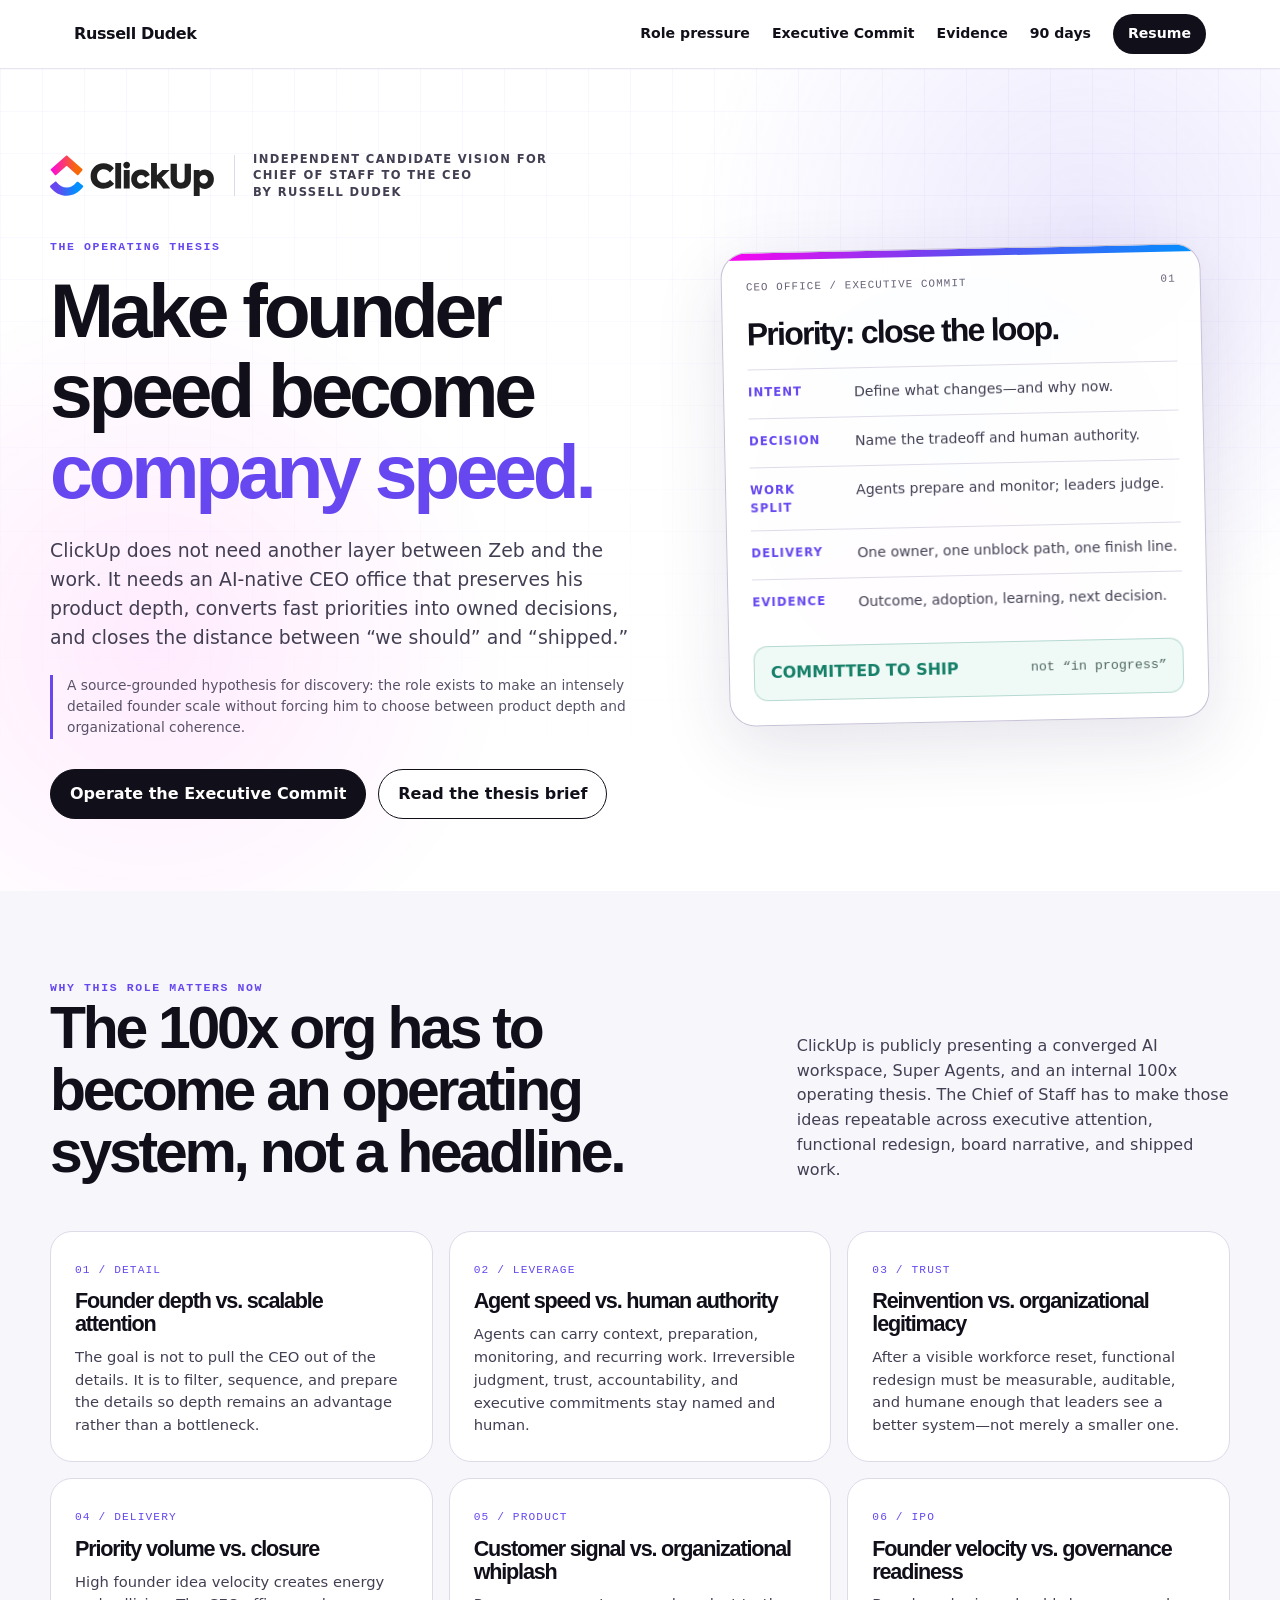
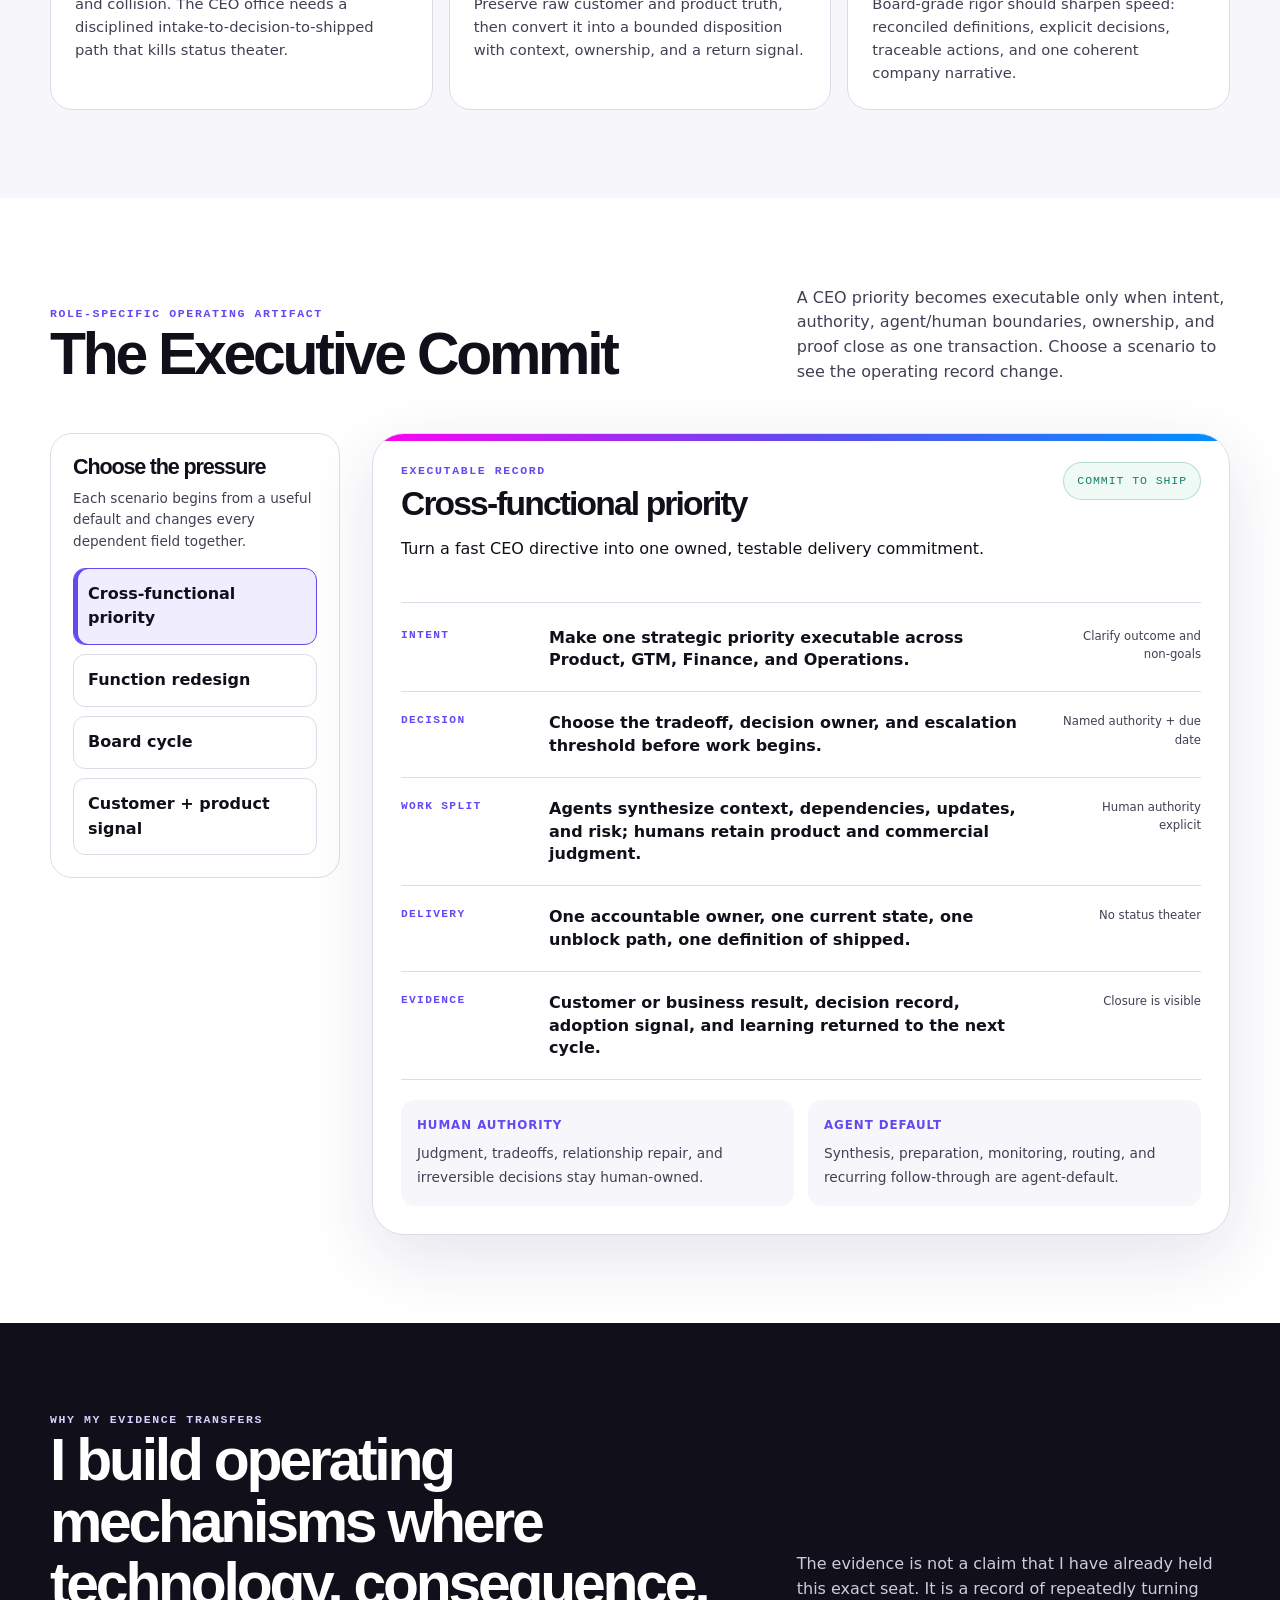
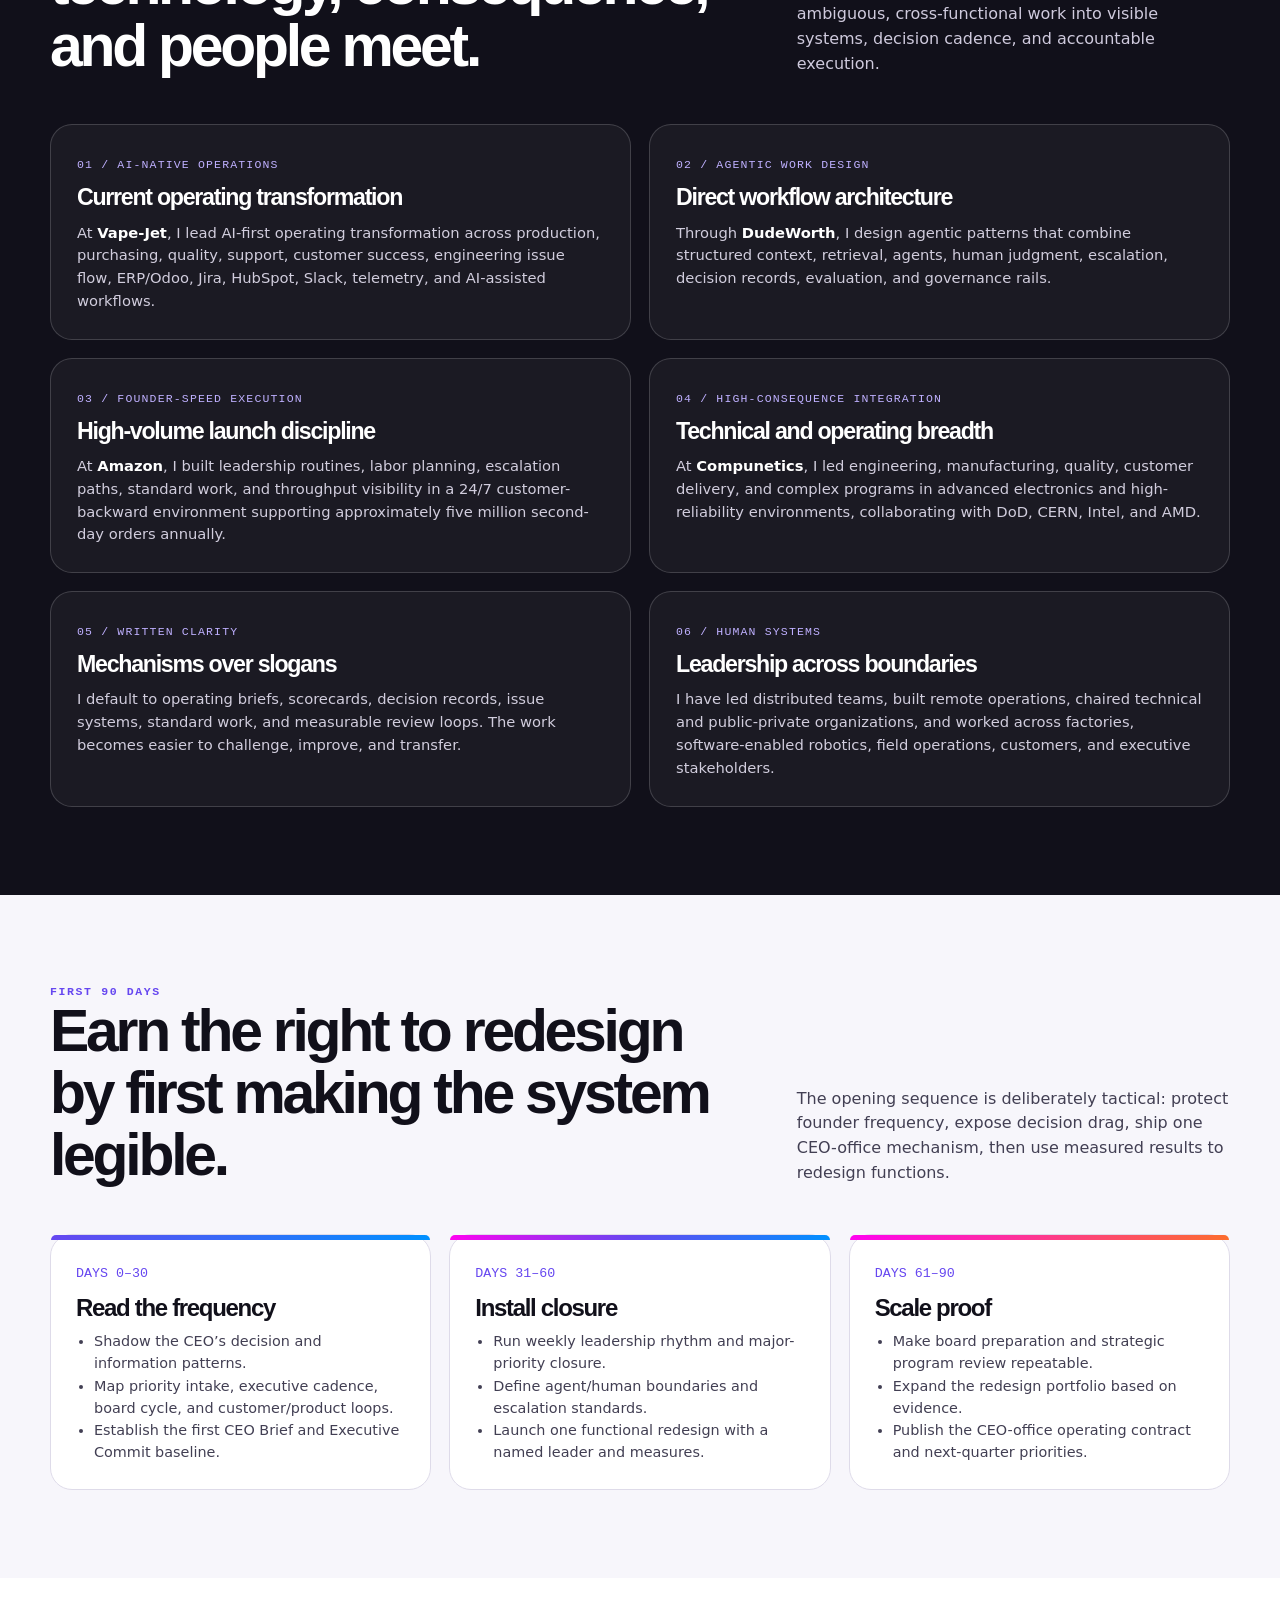
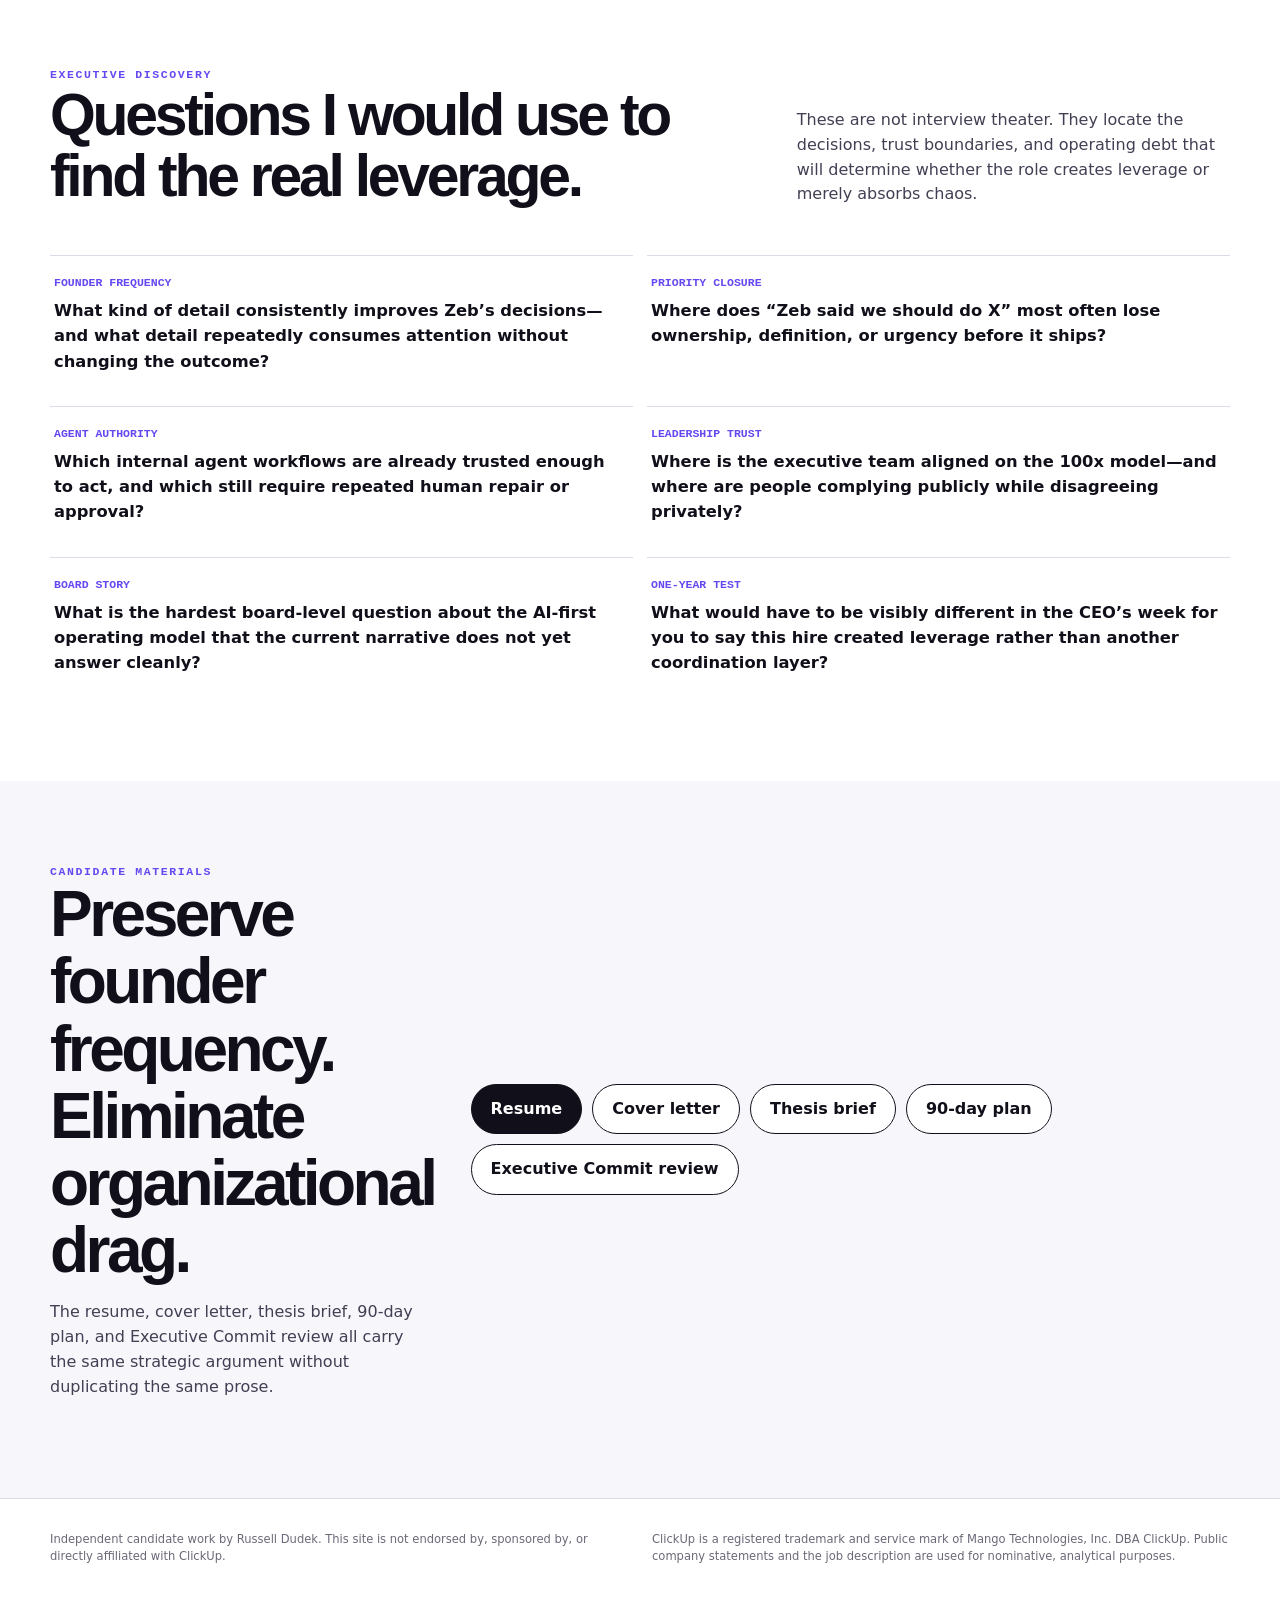
<file: index.html>
<!doctype html>
<html lang="en"><head><meta charset="utf-8"><meta name="viewport" content="width=device-width,initial-scale=1"><title>Russell Dudek | ClickUp Chief of Staff Candidate Vision</title><meta name="description" content="Independent candidate vision for the Chief of Staff to the CEO role at ClickUp."><link rel="stylesheet" href="styles.css"></head>
<body><a class="skip-link" href="#main">Skip to content</a>
<nav class="site-nav"><div class="nav-inner"><div class="candidate-id">Russell Dudek</div><div class="nav-links"><a href="#pressure">Role pressure</a><a href="#commit-lab">Executive Commit</a><a href="#evidence">Evidence</a><a href="#plan">90 days</a><a class="nav-cta" href="resume.html">Resume</a></div></div></nav>
<main id="main">
<section class="hero"><div class="hero-grid"><div>
<div class="company-lockup"><div class="company-logo-wrap"><img class="company-logo" src="assets/brand/clickup-logo.svg" alt="ClickUp" decoding="async"></div><div class="lockup-copy">Independent candidate vision for<br><strong>Chief of Staff to the CEO</strong><br>by Russell Dudek</div></div>
<div class="eyebrow">The operating thesis</div><h1>Make founder speed become <em>company speed.</em></h1>
<p class="lead">ClickUp does not need another layer between Zeb and the work. It needs an AI-native CEO office that preserves his product depth, converts fast priorities into owned decisions, and closes the distance between “we should” and “shipped.”</p>
<p class="hero-note">A source-grounded hypothesis for discovery: the role exists to make an intensely detailed founder scale without forcing him to choose between product depth and organizational coherence.</p>
<div class="hero-actions"><a class="button primary" href="#commit-lab">Operate the Executive Commit</a><a class="button secondary" href="interview-brief.html">Read the thesis brief</a></div></div>
<div class="commit-stage" aria-label="Animated Executive Commit assembly"><div class="commit-sheet"><div class="commit-kicker"><span>CEO OFFICE / EXECUTIVE COMMIT</span><span>01</span></div><h2 class="commit-title">Priority: close the loop.</h2>
<div class="clause" style="--delay:.12s"><b>Intent</b><span>Define what changes—and why now.</span></div><div class="clause" style="--delay:.26s"><b>Decision</b><span>Name the tradeoff and human authority.</span></div><div class="clause" style="--delay:.40s"><b>Work split</b><span>Agents prepare and monitor; leaders judge.</span></div><div class="clause" style="--delay:.54s"><b>Delivery</b><span>One owner, one unblock path, one finish line.</span></div><div class="clause" style="--delay:.68s"><b>Evidence</b><span>Outcome, adoption, learning, next decision.</span></div><div class="commit-seal"><strong>COMMITTED TO SHIP</strong><small>not “in progress”</small></div></div></div>
</div></section>

<section class="section alt" id="pressure"><div class="section-inner"><div class="section-head"><div><div class="eyebrow">Why this role matters now</div><h2>The 100x org has to become an operating system, not a headline.</h2></div><p>ClickUp is publicly presenting a converged AI workspace, Super Agents, and an internal 100x operating thesis. The Chief of Staff has to make those ideas repeatable across executive attention, functional redesign, board narrative, and shipped work.</p></div>
<div class="pressure-grid"><article class="pressure"><span>01 / DETAIL</span><h3>Founder depth vs. scalable attention</h3><p>The goal is not to pull the CEO out of the details. It is to filter, sequence, and prepare the details so depth remains an advantage rather than a bottleneck.</p></article><article class="pressure"><span>02 / LEVERAGE</span><h3>Agent speed vs. human authority</h3><p>Agents can carry context, preparation, monitoring, and recurring work. Irreversible judgment, trust, accountability, and executive commitments stay named and human.</p></article><article class="pressure"><span>03 / TRUST</span><h3>Reinvention vs. organizational legitimacy</h3><p>After a visible workforce reset, functional redesign must be measurable, auditable, and humane enough that leaders see a better system—not merely a smaller one.</p></article><article class="pressure"><span>04 / DELIVERY</span><h3>Priority volume vs. closure</h3><p>High founder idea velocity creates energy and collision. The CEO office needs a disciplined intake-to-decision-to-shipped path that kills status theater.</p></article><article class="pressure"><span>05 / PRODUCT</span><h3>Customer signal vs. organizational whiplash</h3><p>Preserve raw customer and product truth, then convert it into a bounded disposition with context, ownership, and a return signal.</p></article><article class="pressure"><span>06 / IPO</span><h3>Founder velocity vs. governance readiness</h3><p>Board-grade rigor should sharpen speed: reconciled definitions, explicit decisions, traceable actions, and one coherent company narrative.</p></article></div></div></section>

<section class="section" id="commit-lab"><div class="section-inner"><div class="section-head"><div><div class="eyebrow">Role-specific operating artifact</div><h2>The Executive Commit</h2></div><p>A CEO priority becomes executable only when intent, authority, agent/human boundaries, ownership, and proof close as one transaction. Choose a scenario to see the operating record change.</p></div>
<div class="commit-lab"><aside class="scenario-panel"><h3>Choose the pressure</h3><p>Each scenario begins from a useful default and changes every dependent field together.</p><div class="scenario-buttons"><button class="scenario-button" data-scenario="priority" aria-pressed="true">Cross-functional priority</button><button class="scenario-button" data-scenario="redesign" aria-pressed="false">Function redesign</button><button class="scenario-button" data-scenario="board" aria-pressed="false">Board cycle</button><button class="scenario-button" data-scenario="customer" aria-pressed="false">Customer + product signal</button></div><p id="scenario-live" class="sr-only" aria-live="polite"></p></aside>
<div class="commit-workbench"><div class="workbench-top"><div><div class="eyebrow">Executable record</div><h3 id="scenario-title">Cross-functional priority</h3><p id="scenario-subtitle">Turn a fast CEO directive into one owned, testable delivery commitment.</p></div><div class="verdict" id="scenario-verdict">COMMIT TO SHIP</div></div>
<div class="commit-rows"><div class="commit-row"><div class="row-label">Intent</div><div class="row-value" data-value="intent"></div><div class="row-proof" data-proof="intent"></div></div><div class="commit-row"><div class="row-label">Decision</div><div class="row-value" data-value="decision"></div><div class="row-proof" data-proof="decision"></div></div><div class="commit-row"><div class="row-label">Work split</div><div class="row-value" data-value="split"></div><div class="row-proof" data-proof="split"></div></div><div class="commit-row"><div class="row-label">Delivery</div><div class="row-value" data-value="delivery"></div><div class="row-proof" data-proof="delivery"></div></div><div class="commit-row"><div class="row-label">Evidence</div><div class="row-value" data-value="evidence"></div><div class="row-proof" data-proof="evidence"></div></div></div>
<div class="workbench-note"><div class="mini-panel"><b>Human authority</b><span id="human-note"></span></div><div class="mini-panel"><b>Agent default</b><span id="agent-note"></span></div></div></div></div></div></section>

<section class="section dark" id="evidence"><div class="section-inner"><div class="section-head"><div><div class="eyebrow">Why my evidence transfers</div><h2>I build operating mechanisms where technology, consequence, and people meet.</h2></div><p>The evidence is not a claim that I have already held this exact seat. It is a record of repeatedly turning ambiguous, cross-functional work into visible systems, decision cadence, and accountable execution.</p></div>
<div class="evidence-grid"><article class="evidence-item"><span class="number">01 / AI-NATIVE OPERATIONS</span><h3>Current operating transformation</h3><p>At <strong>Vape-Jet</strong>, I lead AI-first operating transformation across production, purchasing, quality, support, customer success, engineering issue flow, ERP/Odoo, Jira, HubSpot, Slack, telemetry, and AI-assisted workflows.</p></article><article class="evidence-item"><span class="number">02 / AGENTIC WORK DESIGN</span><h3>Direct workflow architecture</h3><p>Through <strong>DudeWorth</strong>, I design agentic patterns that combine structured context, retrieval, agents, human judgment, escalation, decision records, evaluation, and governance rails.</p></article><article class="evidence-item"><span class="number">03 / FOUNDER-SPEED EXECUTION</span><h3>High-volume launch discipline</h3><p>At <strong>Amazon</strong>, I built leadership routines, labor planning, escalation paths, standard work, and throughput visibility in a 24/7 customer-backward environment supporting approximately five million second-day orders annually.</p></article><article class="evidence-item"><span class="number">04 / HIGH-CONSEQUENCE INTEGRATION</span><h3>Technical and operating breadth</h3><p>At <strong>Compunetics</strong>, I led engineering, manufacturing, quality, customer delivery, and complex programs in advanced electronics and high-reliability environments, collaborating with DoD, CERN, Intel, and AMD.</p></article><article class="evidence-item"><span class="number">05 / WRITTEN CLARITY</span><h3>Mechanisms over slogans</h3><p>I default to operating briefs, scorecards, decision records, issue systems, standard work, and measurable review loops. The work becomes easier to challenge, improve, and transfer.</p></article><article class="evidence-item"><span class="number">06 / HUMAN SYSTEMS</span><h3>Leadership across boundaries</h3><p>I have led distributed teams, built remote operations, chaired technical and public-private organizations, and worked across factories, software-enabled robotics, field operations, customers, and executive stakeholders.</p></article></div></div></section>

<section class="section alt" id="plan"><div class="section-inner"><div class="section-head"><div><div class="eyebrow">First 90 days</div><h2>Earn the right to redesign by first making the system legible.</h2></div><p>The opening sequence is deliberately tactical: protect founder frequency, expose decision drag, ship one CEO-office mechanism, then use measured results to redesign functions.</p></div><div class="plan-strip"><article class="phase"><small>DAYS 0–30</small><h3>Read the frequency</h3><ul><li>Shadow the CEO’s decision and information patterns.</li><li>Map priority intake, executive cadence, board cycle, and customer/product loops.</li><li>Establish the first CEO Brief and Executive Commit baseline.</li></ul></article><article class="phase"><small>DAYS 31–60</small><h3>Install closure</h3><ul><li>Run weekly leadership rhythm and major-priority closure.</li><li>Define agent/human boundaries and escalation standards.</li><li>Launch one functional redesign with a named leader and measures.</li></ul></article><article class="phase"><small>DAYS 61–90</small><h3>Scale proof</h3><ul><li>Make board preparation and strategic program review repeatable.</li><li>Expand the redesign portfolio based on evidence.</li><li>Publish the CEO-office operating contract and next-quarter priorities.</li></ul></article></div></div></section>

<section class="section" id="questions"><div class="section-inner"><div class="section-head"><div><div class="eyebrow">Executive discovery</div><h2>Questions I would use to find the real leverage.</h2></div><p>These are not interview theater. They locate the decisions, trust boundaries, and operating debt that will determine whether the role creates leverage or merely absorbs chaos.</p></div><div class="question-grid"><article class="question"><b>FOUNDER FREQUENCY</b><p>What kind of detail consistently improves Zeb’s decisions—and what detail repeatedly consumes attention without changing the outcome?</p></article><article class="question"><b>PRIORITY CLOSURE</b><p>Where does “Zeb said we should do X” most often lose ownership, definition, or urgency before it ships?</p></article><article class="question"><b>AGENT AUTHORITY</b><p>Which internal agent workflows are already trusted enough to act, and which still require repeated human repair or approval?</p></article><article class="question"><b>LEADERSHIP TRUST</b><p>Where is the executive team aligned on the 100x model—and where are people complying publicly while disagreeing privately?</p></article><article class="question"><b>BOARD STORY</b><p>What is the hardest board-level question about the AI-first operating model that the current narrative does not yet answer cleanly?</p></article><article class="question"><b>ONE-YEAR TEST</b><p>What would have to be visibly different in the CEO’s week for you to say this hire created leverage rather than another coordination layer?</p></article></div></div></section>

<section class="closing"><div class="closing-inner"><div><div class="eyebrow">Candidate materials</div><h2>Preserve founder frequency. Eliminate organizational drag.</h2><p>The resume, cover letter, thesis brief, 90-day plan, and Executive Commit review all carry the same strategic argument without duplicating the same prose.</p></div><div class="doc-actions"><a class="button primary" href="resume.html">Resume</a><a class="button secondary" href="cover-letter.html">Cover letter</a><a class="button secondary" href="interview-brief.html">Thesis brief</a><a class="button secondary" href="90-day-plan.html">90-day plan</a><a class="button secondary" href="executive-commit.html">Executive Commit review</a></div></div></section>
</main>
<footer class="site-footer"><div class="footer-inner"><p>Independent candidate work by Russell Dudek. This site is not endorsed by, sponsored by, or directly affiliated with ClickUp.</p><p>ClickUp is a registered trademark and service mark of Mango Technologies, Inc. DBA ClickUp. Public company statements and the job description are used for nominative, analytical purposes.</p></div></footer><script src="app.js"></script></body></html>
</file>
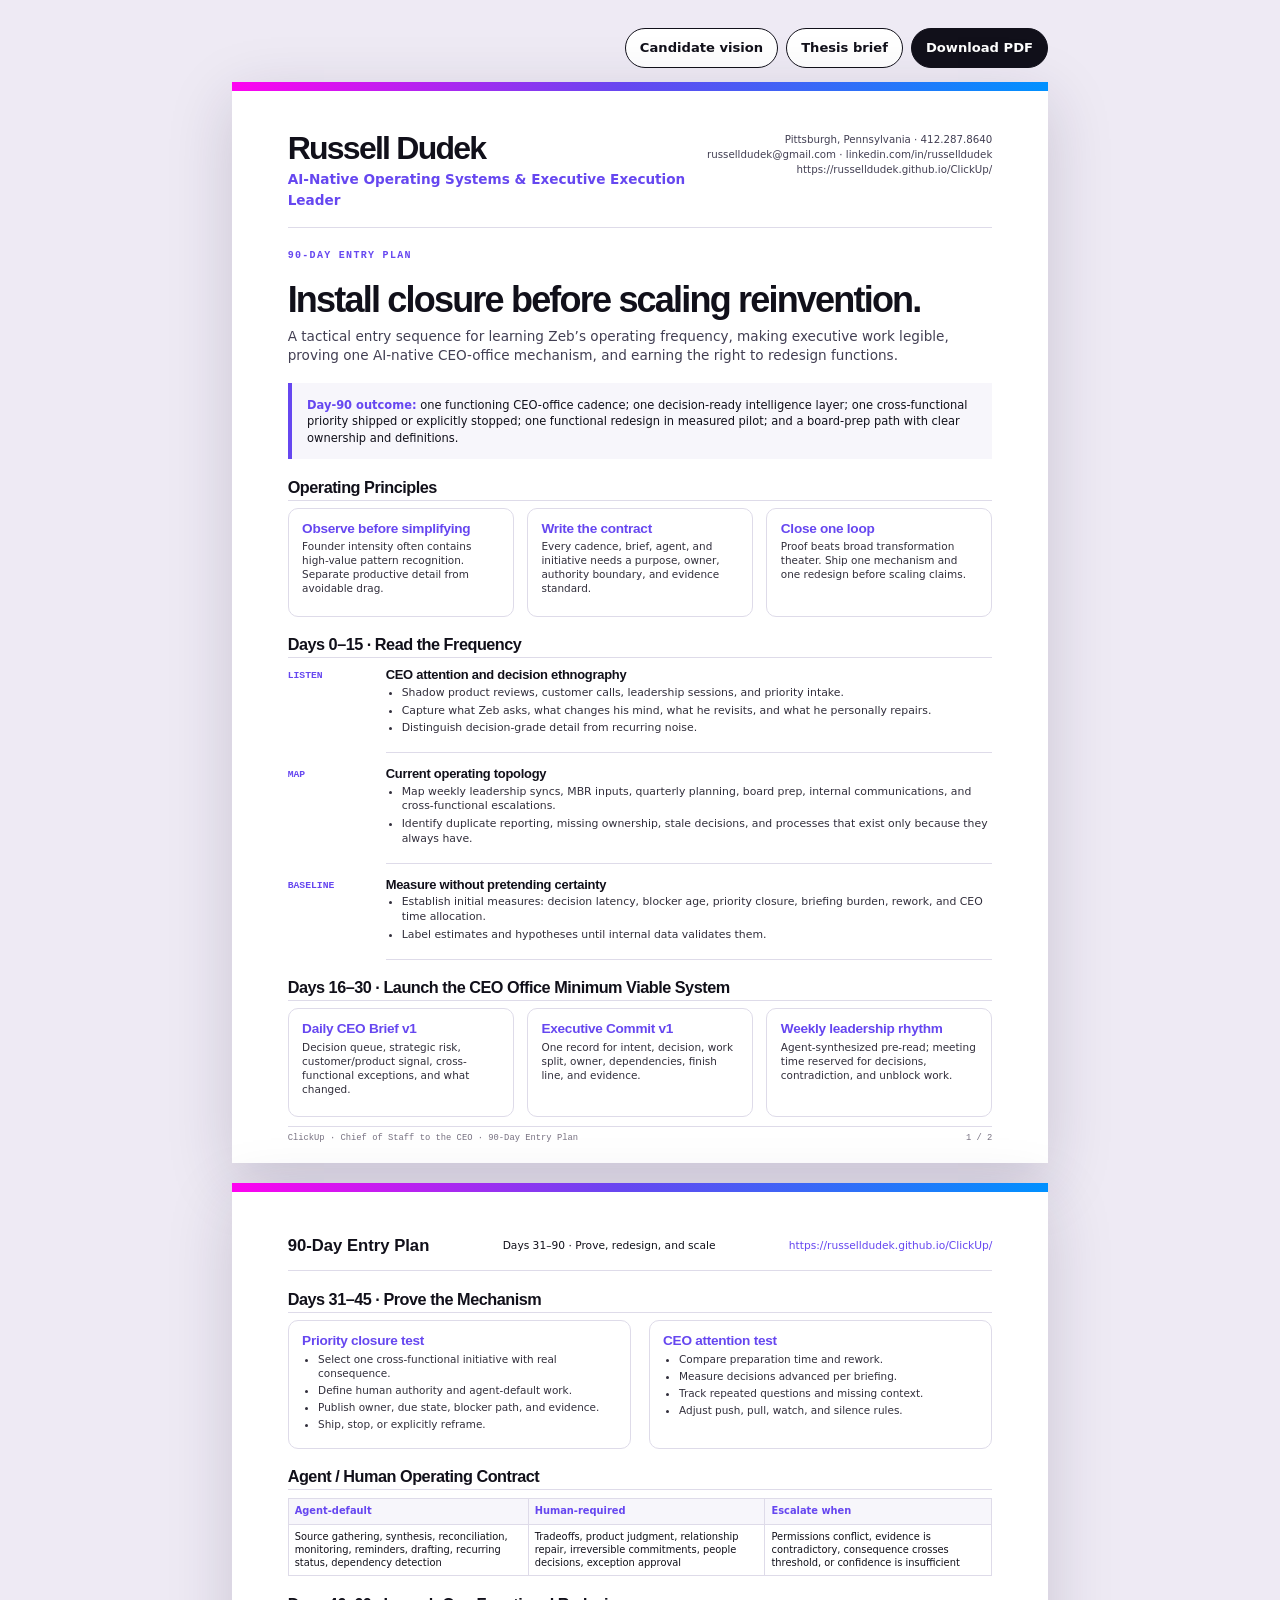
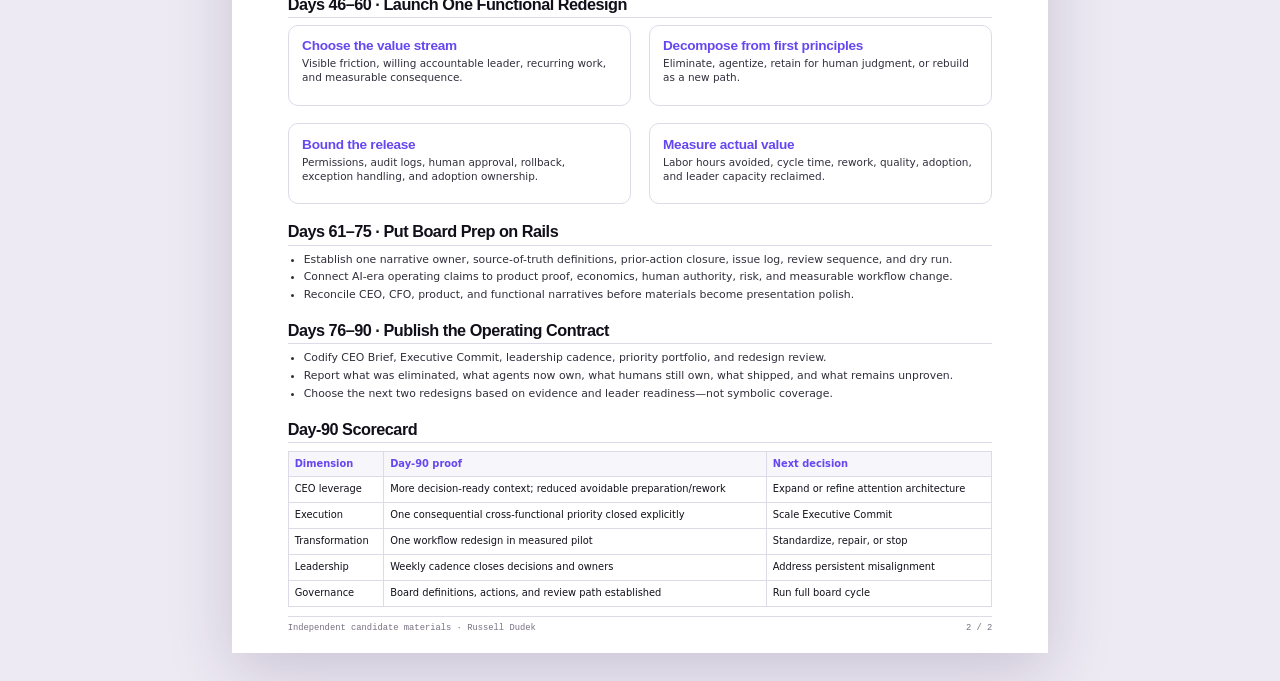
<file: 90-day-plan.html>
<!doctype html><html lang="en"><head><meta charset="utf-8"><meta name="viewport" content="width=device-width,initial-scale=1"><title>Russell Dudek | ClickUp 90-Day Entry Plan</title><link rel="stylesheet" href="styles.css"></head><body class="document-body plan-doc"><div class="document-actions"><a href="index.html">Candidate vision</a><a href="interview-brief.html">Thesis brief</a><a class="download" href="docs/Russell-Dudek-ClickUp-90-Day-Entry-Plan.pdf" download>Download PDF</a></div>
<section class="sheet"><header class="doc-header"><div><div class="doc-name">Russell Dudek</div><div class="doc-role">AI-Native Operating Systems &amp; Executive Execution Leader</div></div><div class="doc-contact">Pittsburgh, Pennsylvania · 412.287.8640<br><a href="mailto:russelldudek@gmail.com">russelldudek@gmail.com</a> · <a href="https://www.linkedin.com/in/russelldudek">linkedin.com/in/russelldudek</a><br><a class="vision-url" href="https://russelldudek.github.io/ClickUp/">https://russelldudek.github.io/ClickUp/</a></div></header><div class="doc-eyebrow" style="margin-top:.21in">90-day entry plan</div><h1 class="doc-title">Install closure before scaling reinvention.</h1><p class="doc-deck">A tactical entry sequence for learning Zeb’s operating frequency, making executive work legible, proving one AI-native CEO-office mechanism, and earning the right to redesign functions.</p>
<div class="doc-callout"><strong>Day-90 outcome:</strong> one functioning CEO-office cadence; one decision-ready intelligence layer; one cross-functional priority shipped or explicitly stopped; one functional redesign in measured pilot; and a board-prep path with clear ownership and definitions.</div>
<div class="doc-section"><h2>Operating Principles</h2><div class="doc-grid-3"><div class="doc-card"><h3>Observe before simplifying</h3><p>Founder intensity often contains high-value pattern recognition. Separate productive detail from avoidable drag.</p></div><div class="doc-card"><h3>Write the contract</h3><p>Every cadence, brief, agent, and initiative needs a purpose, owner, authority boundary, and evidence standard.</p></div><div class="doc-card"><h3>Close one loop</h3><p>Proof beats broad transformation theater. Ship one mechanism and one redesign before scaling claims.</p></div></div></div>
<div class="doc-section"><h2>Days 0–15 · Read the Frequency</h2><div class="timeline"><div class="timeline-day">LISTEN</div><div class="timeline-body"><h3>CEO attention and decision ethnography</h3><ul><li>Shadow product reviews, customer calls, leadership sessions, and priority intake.</li><li>Capture what Zeb asks, what changes his mind, what he revisits, and what he personally repairs.</li><li>Distinguish decision-grade detail from recurring noise.</li></ul></div><div class="timeline-day">MAP</div><div class="timeline-body"><h3>Current operating topology</h3><ul><li>Map weekly leadership syncs, MBR inputs, quarterly planning, board prep, internal communications, and cross-functional escalations.</li><li>Identify duplicate reporting, missing ownership, stale decisions, and processes that exist only because they always have.</li></ul></div><div class="timeline-day">BASELINE</div><div class="timeline-body"><h3>Measure without pretending certainty</h3><ul><li>Establish initial measures: decision latency, blocker age, priority closure, briefing burden, rework, and CEO time allocation.</li><li>Label estimates and hypotheses until internal data validates them.</li></ul></div></div></div>
<div class="doc-section"><h2>Days 16–30 · Launch the CEO Office Minimum Viable System</h2><div class="doc-grid-3"><div class="doc-card"><h3>Daily CEO Brief v1</h3><p>Decision queue, strategic risk, customer/product signal, cross-functional exceptions, and what changed.</p></div><div class="doc-card"><h3>Executive Commit v1</h3><p>One record for intent, decision, work split, owner, dependencies, finish line, and evidence.</p></div><div class="doc-card"><h3>Weekly leadership rhythm</h3><p>Agent-synthesized pre-read; meeting time reserved for decisions, contradiction, and unblock work.</p></div></div></div>
<footer class="doc-footer"><span>ClickUp · Chief of Staff to the CEO · 90-Day Entry Plan</span><span>1 / 2</span></footer></section>
<section class="sheet"><div class="continued-header"><strong>90-Day Entry Plan</strong><span>Days 31–90 · Prove, redesign, and scale</span><a href="https://russelldudek.github.io/ClickUp/">https://russelldudek.github.io/ClickUp/</a></div>
<div class="doc-section"><h2>Days 31–45 · Prove the Mechanism</h2><div class="doc-grid-2"><div class="doc-card"><h3>Priority closure test</h3><ul><li>Select one cross-functional initiative with real consequence.</li><li>Define human authority and agent-default work.</li><li>Publish owner, due state, blocker path, and evidence.</li><li>Ship, stop, or explicitly reframe.</li></ul></div><div class="doc-card"><h3>CEO attention test</h3><ul><li>Compare preparation time and rework.</li><li>Measure decisions advanced per briefing.</li><li>Track repeated questions and missing context.</li><li>Adjust push, pull, watch, and silence rules.</li></ul></div></div></div>
<div class="doc-section"><h2>Agent / Human Operating Contract</h2><table class="metric-table"><tr><th>Agent-default</th><th>Human-required</th><th>Escalate when</th></tr><tr><td>Source gathering, synthesis, reconciliation, monitoring, reminders, drafting, recurring status, dependency detection</td><td>Tradeoffs, product judgment, relationship repair, irreversible commitments, people decisions, exception approval</td><td>Permissions conflict, evidence is contradictory, consequence crosses threshold, or confidence is insufficient</td></tr></table></div>
<div class="doc-section"><h2>Days 46–60 · Launch One Functional Redesign</h2><div class="doc-grid-2"><div class="doc-card"><h3>Choose the value stream</h3><p>Visible friction, willing accountable leader, recurring work, and measurable consequence.</p></div><div class="doc-card"><h3>Decompose from first principles</h3><p>Eliminate, agentize, retain for human judgment, or rebuild as a new path.</p></div><div class="doc-card"><h3>Bound the release</h3><p>Permissions, audit logs, human approval, rollback, exception handling, and adoption ownership.</p></div><div class="doc-card"><h3>Measure actual value</h3><p>Labor hours avoided, cycle time, rework, quality, adoption, and leader capacity reclaimed.</p></div></div></div>
<div class="doc-section"><h2>Days 61–75 · Put Board Prep on Rails</h2><ul><li>Establish one narrative owner, source-of-truth definitions, prior-action closure, issue log, review sequence, and dry run.</li><li>Connect AI-era operating claims to product proof, economics, human authority, risk, and measurable workflow change.</li><li>Reconcile CEO, CFO, product, and functional narratives before materials become presentation polish.</li></ul></div>
<div class="doc-section"><h2>Days 76–90 · Publish the Operating Contract</h2><ul><li>Codify CEO Brief, Executive Commit, leadership cadence, priority portfolio, and redesign review.</li><li>Report what was eliminated, what agents now own, what humans still own, what shipped, and what remains unproven.</li><li>Choose the next two redesigns based on evidence and leader readiness—not symbolic coverage.</li></ul></div>
<div class="doc-section"><h2>Day-90 Scorecard</h2><table class="metric-table"><tr><th>Dimension</th><th>Day-90 proof</th><th>Next decision</th></tr><tr><td>CEO leverage</td><td>More decision-ready context; reduced avoidable preparation/rework</td><td>Expand or refine attention architecture</td></tr><tr><td>Execution</td><td>One consequential cross-functional priority closed explicitly</td><td>Scale Executive Commit</td></tr><tr><td>Transformation</td><td>One workflow redesign in measured pilot</td><td>Standardize, repair, or stop</td></tr><tr><td>Leadership</td><td>Weekly cadence closes decisions and owners</td><td>Address persistent misalignment</td></tr><tr><td>Governance</td><td>Board definitions, actions, and review path established</td><td>Run full board cycle</td></tr></table></div>
<footer class="doc-footer"><span>Independent candidate materials · Russell Dudek</span><span>2 / 2</span></footer></section></body></html>
</file>
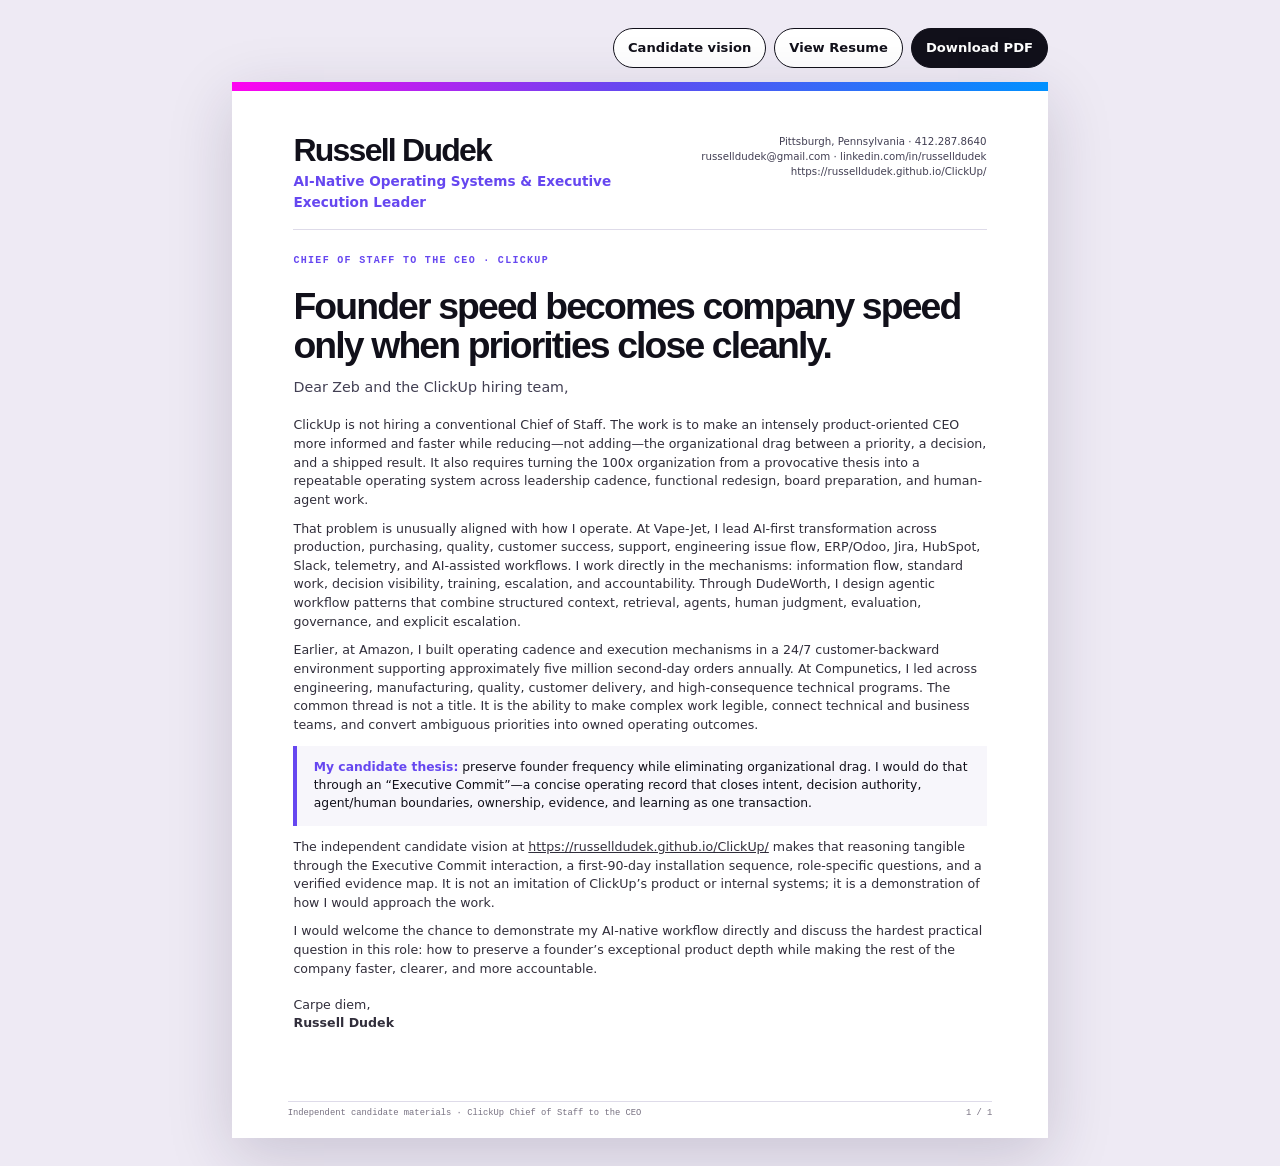
<file: cover-letter.html>
<!doctype html><html lang="en"><head><meta charset="utf-8"><meta name="viewport" content="width=device-width,initial-scale=1"><title>Russell Dudek | ClickUp Cover Letter</title><link rel="stylesheet" href="styles.css"></head><body class="document-body cover-doc"><div class="document-actions"><a href="index.html">Candidate vision</a><a href="resume.html">View Resume</a><a class="download" href="docs/Russell-Dudek-ClickUp-Chief-of-Staff-Cover-Letter.pdf" download>Download PDF</a></div><section class="sheet"><header class="doc-header"><div><div class="doc-name">Russell Dudek</div><div class="doc-role">AI-Native Operating Systems &amp; Executive Execution Leader</div></div><div class="doc-contact">Pittsburgh, Pennsylvania · 412.287.8640<br><a href="mailto:russelldudek@gmail.com">russelldudek@gmail.com</a> · <a href="https://www.linkedin.com/in/russelldudek">linkedin.com/in/russelldudek</a><br><a class="vision-url" href="https://russelldudek.github.io/ClickUp/">https://russelldudek.github.io/ClickUp/</a></div></header><div class="doc-eyebrow" style="margin-top:.24in">Chief of Staff to the CEO · ClickUp</div><h1 class="doc-title">Founder speed becomes company speed only when priorities close cleanly.</h1>
<p class="doc-deck">Dear Zeb and the ClickUp hiring team,</p>
<div class="doc-section"><p>ClickUp is not hiring a conventional Chief of Staff. The work is to make an intensely product-oriented CEO more informed and faster while reducing—not adding—the organizational drag between a priority, a decision, and a shipped result. It also requires turning the 100x organization from a provocative thesis into a repeatable operating system across leadership cadence, functional redesign, board preparation, and human-agent work.</p>
<p>That problem is unusually aligned with how I operate. At Vape-Jet, I lead AI-first transformation across production, purchasing, quality, customer success, support, engineering issue flow, ERP/Odoo, Jira, HubSpot, Slack, telemetry, and AI-assisted workflows. I work directly in the mechanisms: information flow, standard work, decision visibility, training, escalation, and accountability. Through DudeWorth, I design agentic workflow patterns that combine structured context, retrieval, agents, human judgment, evaluation, governance, and explicit escalation.</p>
<p>Earlier, at Amazon, I built operating cadence and execution mechanisms in a 24/7 customer-backward environment supporting approximately five million second-day orders annually. At Compunetics, I led across engineering, manufacturing, quality, customer delivery, and high-consequence technical programs. The common thread is not a title. It is the ability to make complex work legible, connect technical and business teams, and convert ambiguous priorities into owned operating outcomes.</p>
<div class="doc-callout"><strong>My candidate thesis:</strong> preserve founder frequency while eliminating organizational drag. I would do that through an “Executive Commit”—a concise operating record that closes intent, decision authority, agent/human boundaries, ownership, evidence, and learning as one transaction.</div>
<p>The independent candidate vision at <a class="vision-url" href="https://russelldudek.github.io/ClickUp/">https://russelldudek.github.io/ClickUp/</a> makes that reasoning tangible through the Executive Commit interaction, a first-90-day installation sequence, role-specific questions, and a verified evidence map. It is not an imitation of ClickUp’s product or internal systems; it is a demonstration of how I would approach the work.</p>
<p>I would welcome the chance to demonstrate my AI-native workflow directly and discuss the hardest practical question in this role: how to preserve a founder’s exceptional product depth while making the rest of the company faster, clearer, and more accountable.</p>
<p style="margin-top:.18in">Carpe diem,<br><strong>Russell Dudek</strong></p></div>
<footer class="doc-footer"><span>Independent candidate materials · ClickUp Chief of Staff to the CEO</span><span>1 / 1</span></footer></section></body></html>
</file>
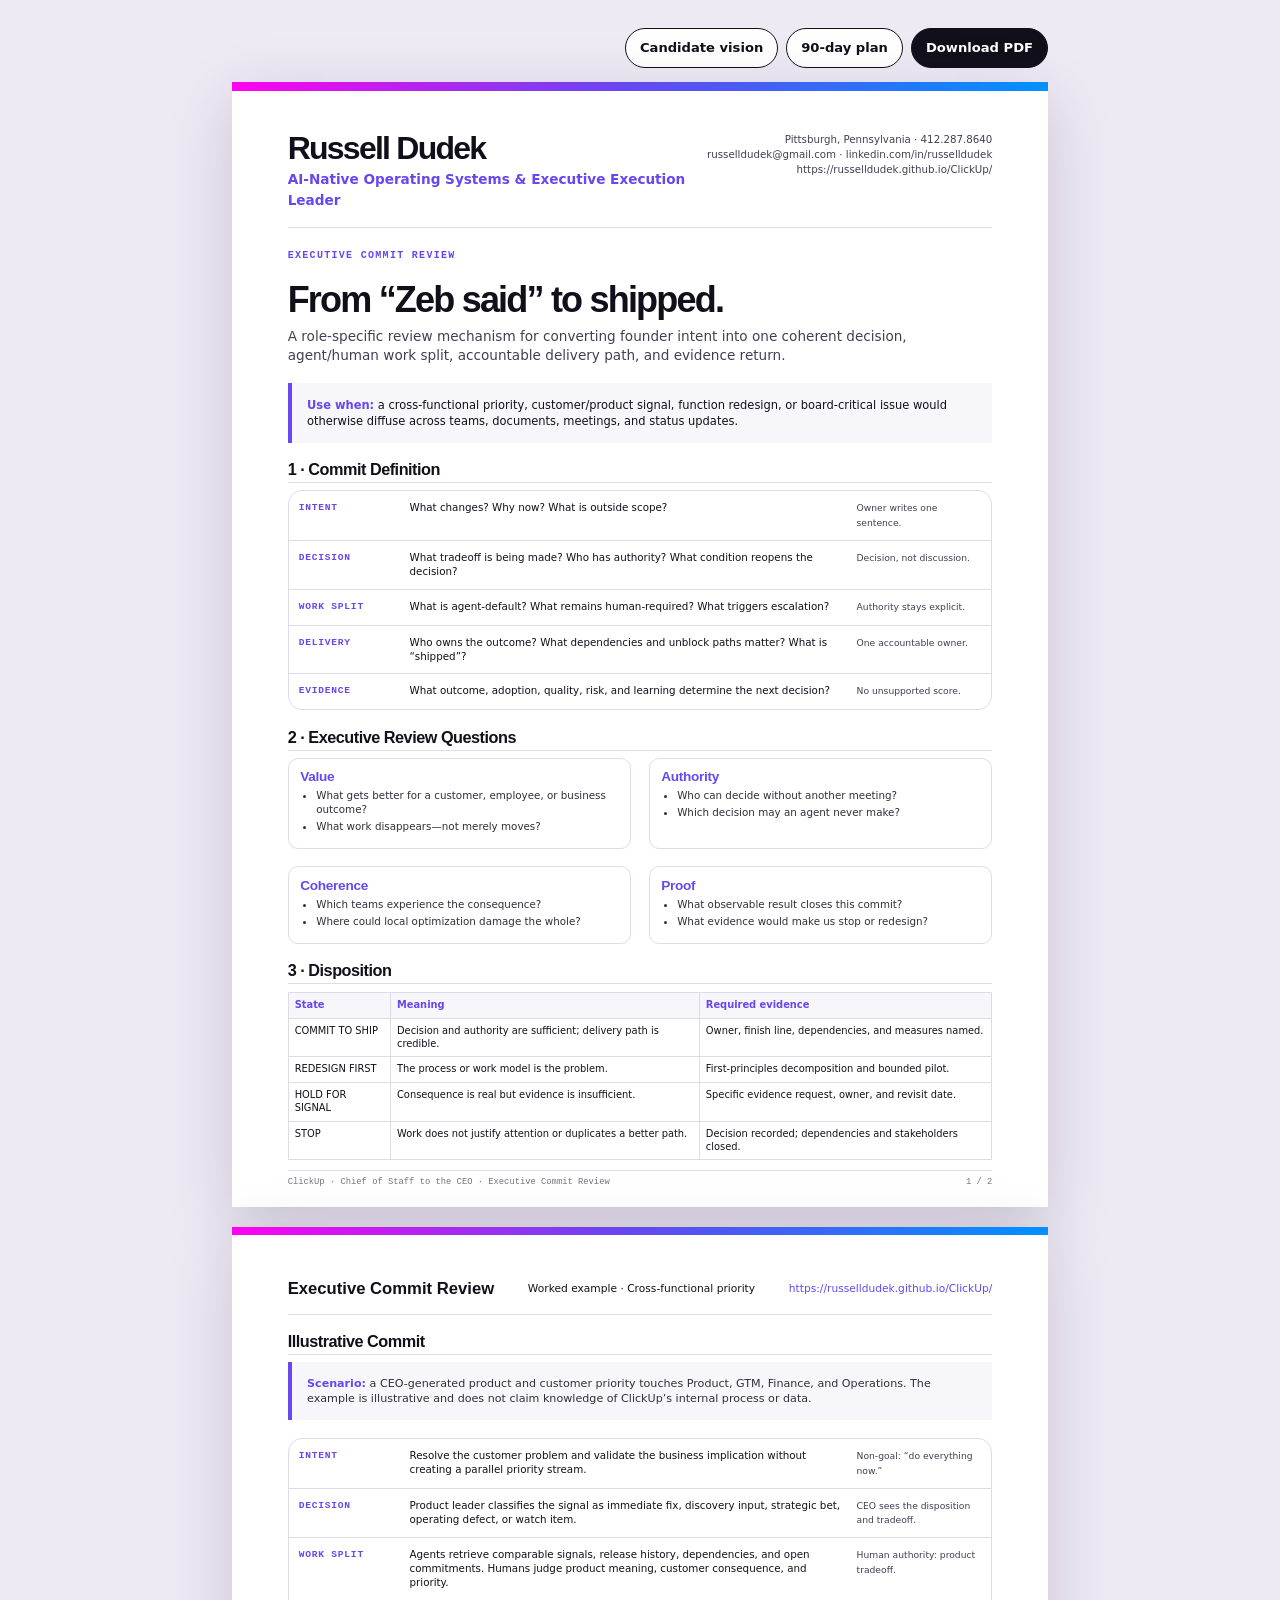
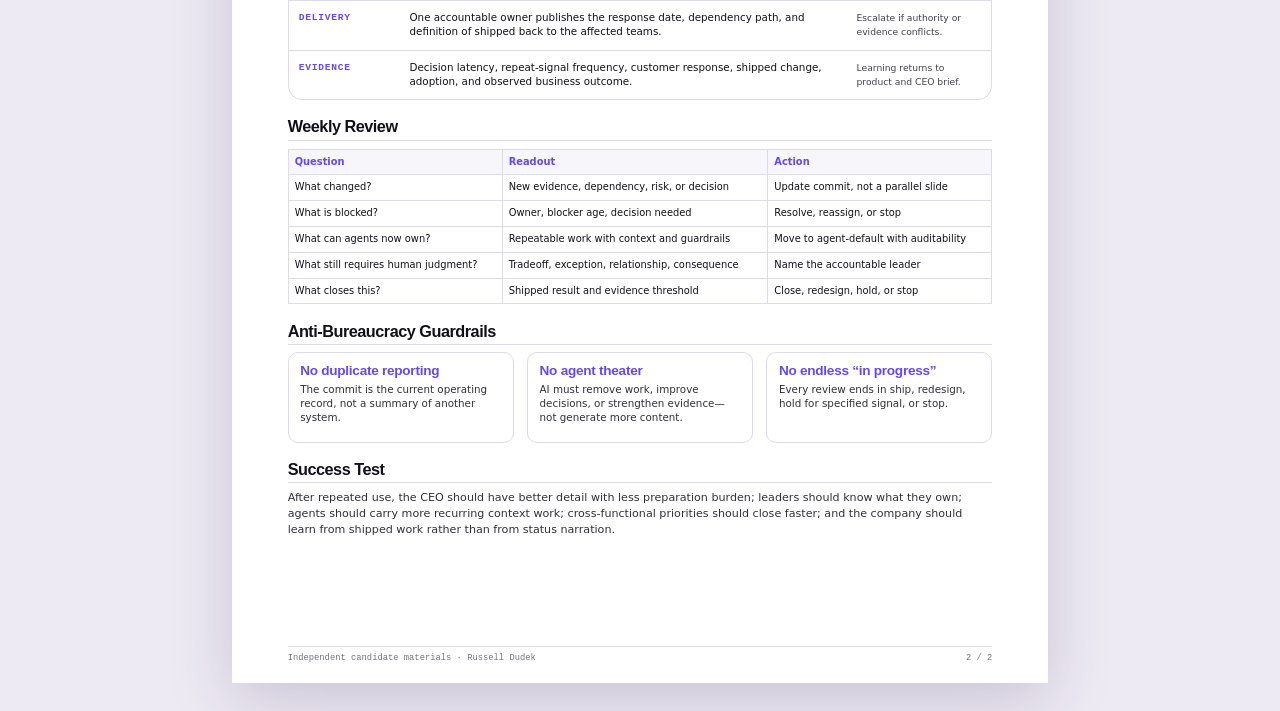
<file: executive-commit.html>
<!doctype html><html lang="en"><head><meta charset="utf-8"><meta name="viewport" content="width=device-width,initial-scale=1"><title>Russell Dudek | ClickUp Executive Commit Review</title><link rel="stylesheet" href="styles.css"></head><body class="document-body commit-doc"><div class="document-actions"><a href="index.html">Candidate vision</a><a href="90-day-plan.html">90-day plan</a><a class="download" href="docs/Russell-Dudek-ClickUp-Executive-Commit-Review.pdf" download>Download PDF</a></div>
<section class="sheet"><header class="doc-header"><div><div class="doc-name">Russell Dudek</div><div class="doc-role">AI-Native Operating Systems &amp; Executive Execution Leader</div></div><div class="doc-contact">Pittsburgh, Pennsylvania · 412.287.8640<br><a href="mailto:russelldudek@gmail.com">russelldudek@gmail.com</a> · <a href="https://www.linkedin.com/in/russelldudek">linkedin.com/in/russelldudek</a><br><a class="vision-url" href="https://russelldudek.github.io/ClickUp/">https://russelldudek.github.io/ClickUp/</a></div></header><div class="doc-eyebrow" style="margin-top:.21in">Executive Commit Review</div><h1 class="doc-title">From “Zeb said” to shipped.</h1><p class="doc-deck">A role-specific review mechanism for converting founder intent into one coherent decision, agent/human work split, accountable delivery path, and evidence return.</p>
<div class="doc-callout"><strong>Use when:</strong> a cross-functional priority, customer/product signal, function redesign, or board-critical issue would otherwise diffuse across teams, documents, meetings, and status updates.</div>
<div class="doc-section"><h2>1 · Commit Definition</h2><div class="commit-review"><div class="review-row"><b>Intent</b><span>What changes? Why now? What is outside scope?</span><small>Owner writes one sentence.</small></div><div class="review-row"><b>Decision</b><span>What tradeoff is being made? Who has authority? What condition reopens the decision?</span><small>Decision, not discussion.</small></div><div class="review-row"><b>Work split</b><span>What is agent-default? What remains human-required? What triggers escalation?</span><small>Authority stays explicit.</small></div><div class="review-row"><b>Delivery</b><span>Who owns the outcome? What dependencies and unblock paths matter? What is “shipped”?</span><small>One accountable owner.</small></div><div class="review-row"><b>Evidence</b><span>What outcome, adoption, quality, risk, and learning determine the next decision?</span><small>No unsupported score.</small></div></div></div>
<div class="doc-section"><h2>2 · Executive Review Questions</h2><div class="doc-grid-2"><div class="doc-card"><h3>Value</h3><ul><li>What gets better for a customer, employee, or business outcome?</li><li>What work disappears—not merely moves?</li></ul></div><div class="doc-card"><h3>Authority</h3><ul><li>Who can decide without another meeting?</li><li>Which decision may an agent never make?</li></ul></div><div class="doc-card"><h3>Coherence</h3><ul><li>Which teams experience the consequence?</li><li>Where could local optimization damage the whole?</li></ul></div><div class="doc-card"><h3>Proof</h3><ul><li>What observable result closes this commit?</li><li>What evidence would make us stop or redesign?</li></ul></div></div></div>
<div class="doc-section"><h2>3 · Disposition</h2><table class="metric-table"><tr><th>State</th><th>Meaning</th><th>Required evidence</th></tr><tr><td>COMMIT TO SHIP</td><td>Decision and authority are sufficient; delivery path is credible.</td><td>Owner, finish line, dependencies, and measures named.</td></tr><tr><td>REDESIGN FIRST</td><td>The process or work model is the problem.</td><td>First-principles decomposition and bounded pilot.</td></tr><tr><td>HOLD FOR SIGNAL</td><td>Consequence is real but evidence is insufficient.</td><td>Specific evidence request, owner, and revisit date.</td></tr><tr><td>STOP</td><td>Work does not justify attention or duplicates a better path.</td><td>Decision recorded; dependencies and stakeholders closed.</td></tr></table></div>
<footer class="doc-footer"><span>ClickUp · Chief of Staff to the CEO · Executive Commit Review</span><span>1 / 2</span></footer></section>
<section class="sheet"><div class="continued-header"><strong>Executive Commit Review</strong><span>Worked example · Cross-functional priority</span><a href="https://russelldudek.github.io/ClickUp/">https://russelldudek.github.io/ClickUp/</a></div>
<div class="doc-section"><h2>Illustrative Commit</h2><p class="doc-callout"><strong>Scenario:</strong> a CEO-generated product and customer priority touches Product, GTM, Finance, and Operations. The example is illustrative and does not claim knowledge of ClickUp’s internal process or data.</p></div>
<div class="doc-section"><div class="commit-review"><div class="review-row"><b>Intent</b><span>Resolve the customer problem and validate the business implication without creating a parallel priority stream.</span><small>Non-goal: “do everything now.”</small></div><div class="review-row"><b>Decision</b><span>Product leader classifies the signal as immediate fix, discovery input, strategic bet, operating defect, or watch item.</span><small>CEO sees the disposition and tradeoff.</small></div><div class="review-row"><b>Work split</b><span>Agents retrieve comparable signals, release history, dependencies, and open commitments. Humans judge product meaning, customer consequence, and priority.</span><small>Human authority: product tradeoff.</small></div><div class="review-row"><b>Delivery</b><span>One accountable owner publishes the response date, dependency path, and definition of shipped back to the affected teams.</span><small>Escalate if authority or evidence conflicts.</small></div><div class="review-row"><b>Evidence</b><span>Decision latency, repeat-signal frequency, customer response, shipped change, adoption, and observed business outcome.</span><small>Learning returns to product and CEO brief.</small></div></div></div>
<div class="doc-section"><h2>Weekly Review</h2><table class="metric-table"><tr><th>Question</th><th>Readout</th><th>Action</th></tr><tr><td>What changed?</td><td>New evidence, dependency, risk, or decision</td><td>Update commit, not a parallel slide</td></tr><tr><td>What is blocked?</td><td>Owner, blocker age, decision needed</td><td>Resolve, reassign, or stop</td></tr><tr><td>What can agents now own?</td><td>Repeatable work with context and guardrails</td><td>Move to agent-default with auditability</td></tr><tr><td>What still requires human judgment?</td><td>Tradeoff, exception, relationship, consequence</td><td>Name the accountable leader</td></tr><tr><td>What closes this?</td><td>Shipped result and evidence threshold</td><td>Close, redesign, hold, or stop</td></tr></table></div>
<div class="doc-section"><h2>Anti-Bureaucracy Guardrails</h2><div class="doc-grid-3"><div class="doc-card"><h3>No duplicate reporting</h3><p>The commit is the current operating record, not a summary of another system.</p></div><div class="doc-card"><h3>No agent theater</h3><p>AI must remove work, improve decisions, or strengthen evidence—not generate more content.</p></div><div class="doc-card"><h3>No endless “in progress”</h3><p>Every review ends in ship, redesign, hold for specified signal, or stop.</p></div></div></div>
<div class="doc-section"><h2>Success Test</h2><p>After repeated use, the CEO should have better detail with less preparation burden; leaders should know what they own; agents should carry more recurring context work; cross-functional priorities should close faster; and the company should learn from shipped work rather than from status narration.</p></div>
<footer class="doc-footer"><span>Independent candidate materials · Russell Dudek</span><span>2 / 2</span></footer></section></body></html>
</file>
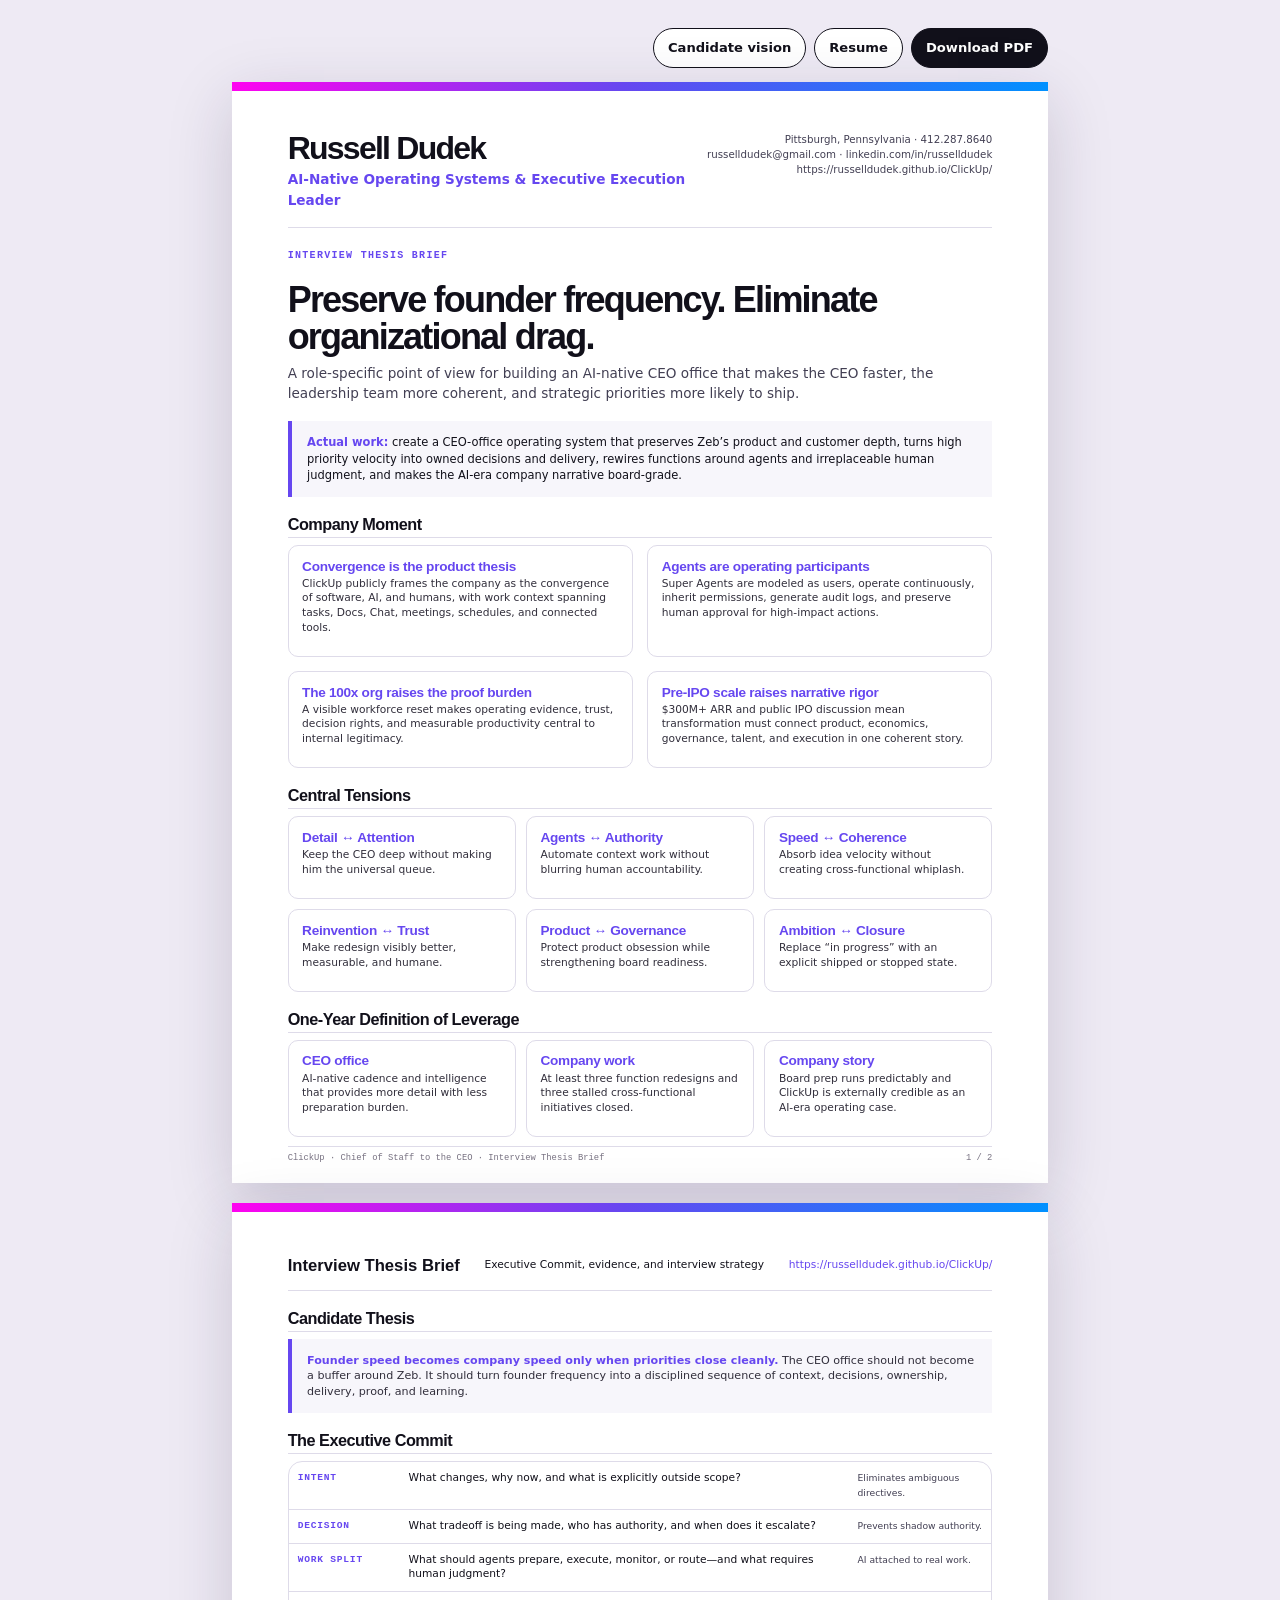
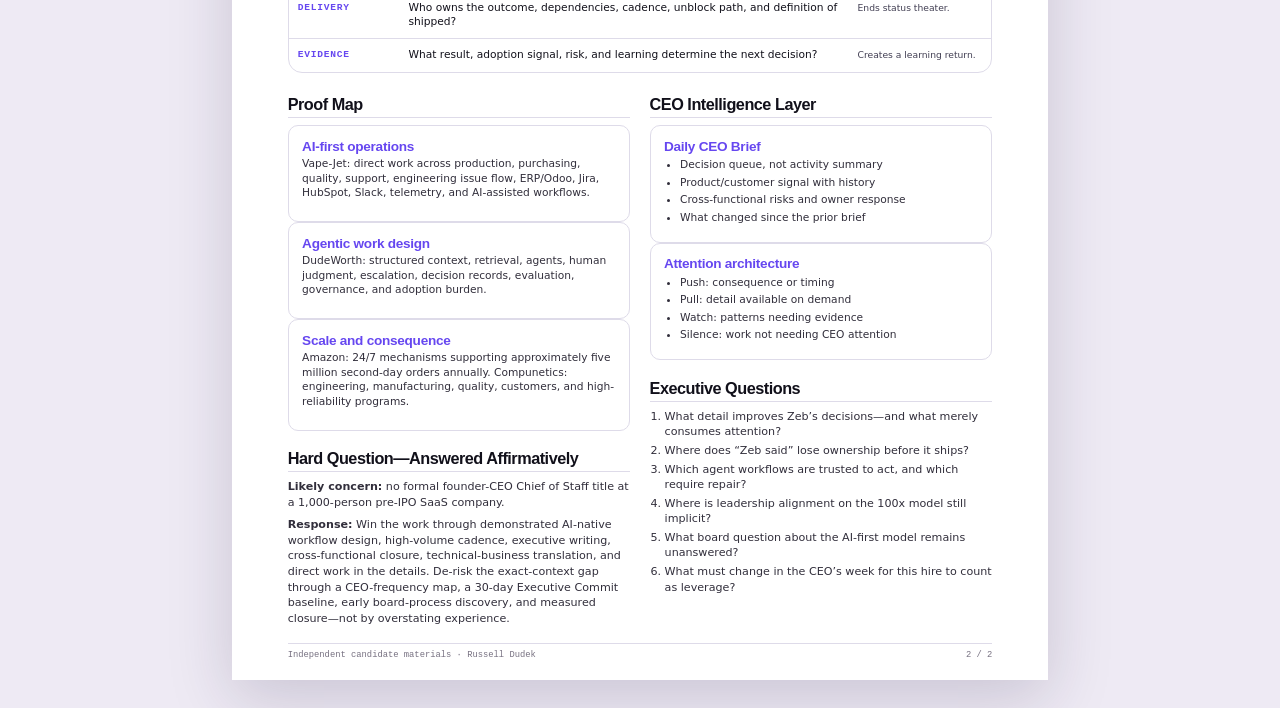
<file: interview-brief.html>
<!doctype html><html lang="en"><head><meta charset="utf-8"><meta name="viewport" content="width=device-width,initial-scale=1"><title>Russell Dudek | ClickUp Interview Thesis Brief</title><link rel="stylesheet" href="styles.css"></head><body class="document-body brief-doc"><div class="document-actions"><a href="index.html">Candidate vision</a><a href="resume.html">Resume</a><a class="download" href="docs/Russell-Dudek-ClickUp-Interview-Thesis-Brief.pdf" download>Download PDF</a></div>
<section class="sheet"><header class="doc-header"><div><div class="doc-name">Russell Dudek</div><div class="doc-role">AI-Native Operating Systems &amp; Executive Execution Leader</div></div><div class="doc-contact">Pittsburgh, Pennsylvania · 412.287.8640<br><a href="mailto:russelldudek@gmail.com">russelldudek@gmail.com</a> · <a href="https://www.linkedin.com/in/russelldudek">linkedin.com/in/russelldudek</a><br><a class="vision-url" href="https://russelldudek.github.io/ClickUp/">https://russelldudek.github.io/ClickUp/</a></div></header><div class="doc-eyebrow" style="margin-top:.21in">Interview thesis brief</div><h1 class="doc-title">Preserve founder frequency. Eliminate organizational drag.</h1><p class="doc-deck">A role-specific point of view for building an AI-native CEO office that makes the CEO faster, the leadership team more coherent, and strategic priorities more likely to ship.</p>
<div class="doc-callout"><strong>Actual work:</strong> create a CEO-office operating system that preserves Zeb’s product and customer depth, turns high priority velocity into owned decisions and delivery, rewires functions around agents and irreplaceable human judgment, and makes the AI-era company narrative board-grade.</div>
<div class="doc-section"><h2>Company Moment</h2><div class="doc-grid-2"><div class="doc-card"><h3>Convergence is the product thesis</h3><p>ClickUp publicly frames the company as the convergence of software, AI, and humans, with work context spanning tasks, Docs, Chat, meetings, schedules, and connected tools.</p></div><div class="doc-card"><h3>Agents are operating participants</h3><p>Super Agents are modeled as users, operate continuously, inherit permissions, generate audit logs, and preserve human approval for high-impact actions.</p></div><div class="doc-card"><h3>The 100x org raises the proof burden</h3><p>A visible workforce reset makes operating evidence, trust, decision rights, and measurable productivity central to internal legitimacy.</p></div><div class="doc-card"><h3>Pre-IPO scale raises narrative rigor</h3><p>$300M+ ARR and public IPO discussion mean transformation must connect product, economics, governance, talent, and execution in one coherent story.</p></div></div></div>
<div class="doc-section"><h2>Central Tensions</h2><div class="doc-grid-3"><div class="doc-card"><h3>Detail ↔ Attention</h3><p>Keep the CEO deep without making him the universal queue.</p></div><div class="doc-card"><h3>Agents ↔ Authority</h3><p>Automate context work without blurring human accountability.</p></div><div class="doc-card"><h3>Speed ↔ Coherence</h3><p>Absorb idea velocity without creating cross-functional whiplash.</p></div><div class="doc-card"><h3>Reinvention ↔ Trust</h3><p>Make redesign visibly better, measurable, and humane.</p></div><div class="doc-card"><h3>Product ↔ Governance</h3><p>Protect product obsession while strengthening board readiness.</p></div><div class="doc-card"><h3>Ambition ↔ Closure</h3><p>Replace “in progress” with an explicit shipped or stopped state.</p></div></div></div>
<div class="doc-section"><h2>One-Year Definition of Leverage</h2><div class="doc-grid-3"><div class="doc-card"><h3>CEO office</h3><p>AI-native cadence and intelligence that provides more detail with less preparation burden.</p></div><div class="doc-card"><h3>Company work</h3><p>At least three function redesigns and three stalled cross-functional initiatives closed.</p></div><div class="doc-card"><h3>Company story</h3><p>Board prep runs predictably and ClickUp is externally credible as an AI-era operating case.</p></div></div></div>
<footer class="doc-footer"><span>ClickUp · Chief of Staff to the CEO · Interview Thesis Brief</span><span>1 / 2</span></footer></section>
<section class="sheet"><div class="continued-header"><strong>Interview Thesis Brief</strong><span>Executive Commit, evidence, and interview strategy</span><a href="https://russelldudek.github.io/ClickUp/">https://russelldudek.github.io/ClickUp/</a></div>
<div class="doc-section"><h2>Candidate Thesis</h2><p class="doc-callout"><strong>Founder speed becomes company speed only when priorities close cleanly.</strong> The CEO office should not become a buffer around Zeb. It should turn founder frequency into a disciplined sequence of context, decisions, ownership, delivery, proof, and learning.</p></div>
<div class="doc-section"><h2>The Executive Commit</h2><div class="commit-review"><div class="review-row"><b>Intent</b><span>What changes, why now, and what is explicitly outside scope?</span><small>Eliminates ambiguous directives.</small></div><div class="review-row"><b>Decision</b><span>What tradeoff is being made, who has authority, and when does it escalate?</span><small>Prevents shadow authority.</small></div><div class="review-row"><b>Work split</b><span>What should agents prepare, execute, monitor, or route—and what requires human judgment?</span><small>AI attached to real work.</small></div><div class="review-row"><b>Delivery</b><span>Who owns the outcome, dependencies, cadence, unblock path, and definition of shipped?</span><small>Ends status theater.</small></div><div class="review-row"><b>Evidence</b><span>What result, adoption signal, risk, and learning determine the next decision?</span><small>Creates a learning return.</small></div></div></div>
<div class="doc-grid-2 brief-bottom"><div><div class="doc-section"><h2>Proof Map</h2><div class="doc-card"><h3>AI-first operations</h3><p>Vape-Jet: direct work across production, purchasing, quality, support, engineering issue flow, ERP/Odoo, Jira, HubSpot, Slack, telemetry, and AI-assisted workflows.</p></div><div class="doc-card"><h3>Agentic work design</h3><p>DudeWorth: structured context, retrieval, agents, human judgment, escalation, decision records, evaluation, governance, and adoption burden.</p></div><div class="doc-card"><h3>Scale and consequence</h3><p>Amazon: 24/7 mechanisms supporting approximately five million second-day orders annually. Compunetics: engineering, manufacturing, quality, customers, and high-reliability programs.</p></div></div>
<div class="doc-section"><h2>Hard Question—Answered Affirmatively</h2><p><strong>Likely concern:</strong> no formal founder-CEO Chief of Staff title at a 1,000-person pre-IPO SaaS company.</p><p><strong>Response:</strong> Win the work through demonstrated AI-native workflow design, high-volume cadence, executive writing, cross-functional closure, technical-business translation, and direct work in the details. De-risk the exact-context gap through a CEO-frequency map, a 30-day Executive Commit baseline, early board-process discovery, and measured closure—not by overstating experience.</p></div></div>
<div><div class="doc-section"><h2>CEO Intelligence Layer</h2><div class="doc-card"><h3>Daily CEO Brief</h3><ul><li>Decision queue, not activity summary</li><li>Product/customer signal with history</li><li>Cross-functional risks and owner response</li><li>What changed since the prior brief</li></ul></div><div class="doc-card"><h3>Attention architecture</h3><ul><li>Push: consequence or timing</li><li>Pull: detail available on demand</li><li>Watch: patterns needing evidence</li><li>Silence: work not needing CEO attention</li></ul></div></div>
<div class="doc-section"><h2>Executive Questions</h2><ol class="compact-list"><li>What detail improves Zeb’s decisions—and what merely consumes attention?</li><li>Where does “Zeb said” lose ownership before it ships?</li><li>Which agent workflows are trusted to act, and which require repair?</li><li>Where is leadership alignment on the 100x model still implicit?</li><li>What board question about the AI-first model remains unanswered?</li><li>What must change in the CEO’s week for this hire to count as leverage?</li></ol></div>
</div></div>
<footer class="doc-footer"><span>Independent candidate materials · Russell Dudek</span><span>2 / 2</span></footer></section></body></html>
</file>
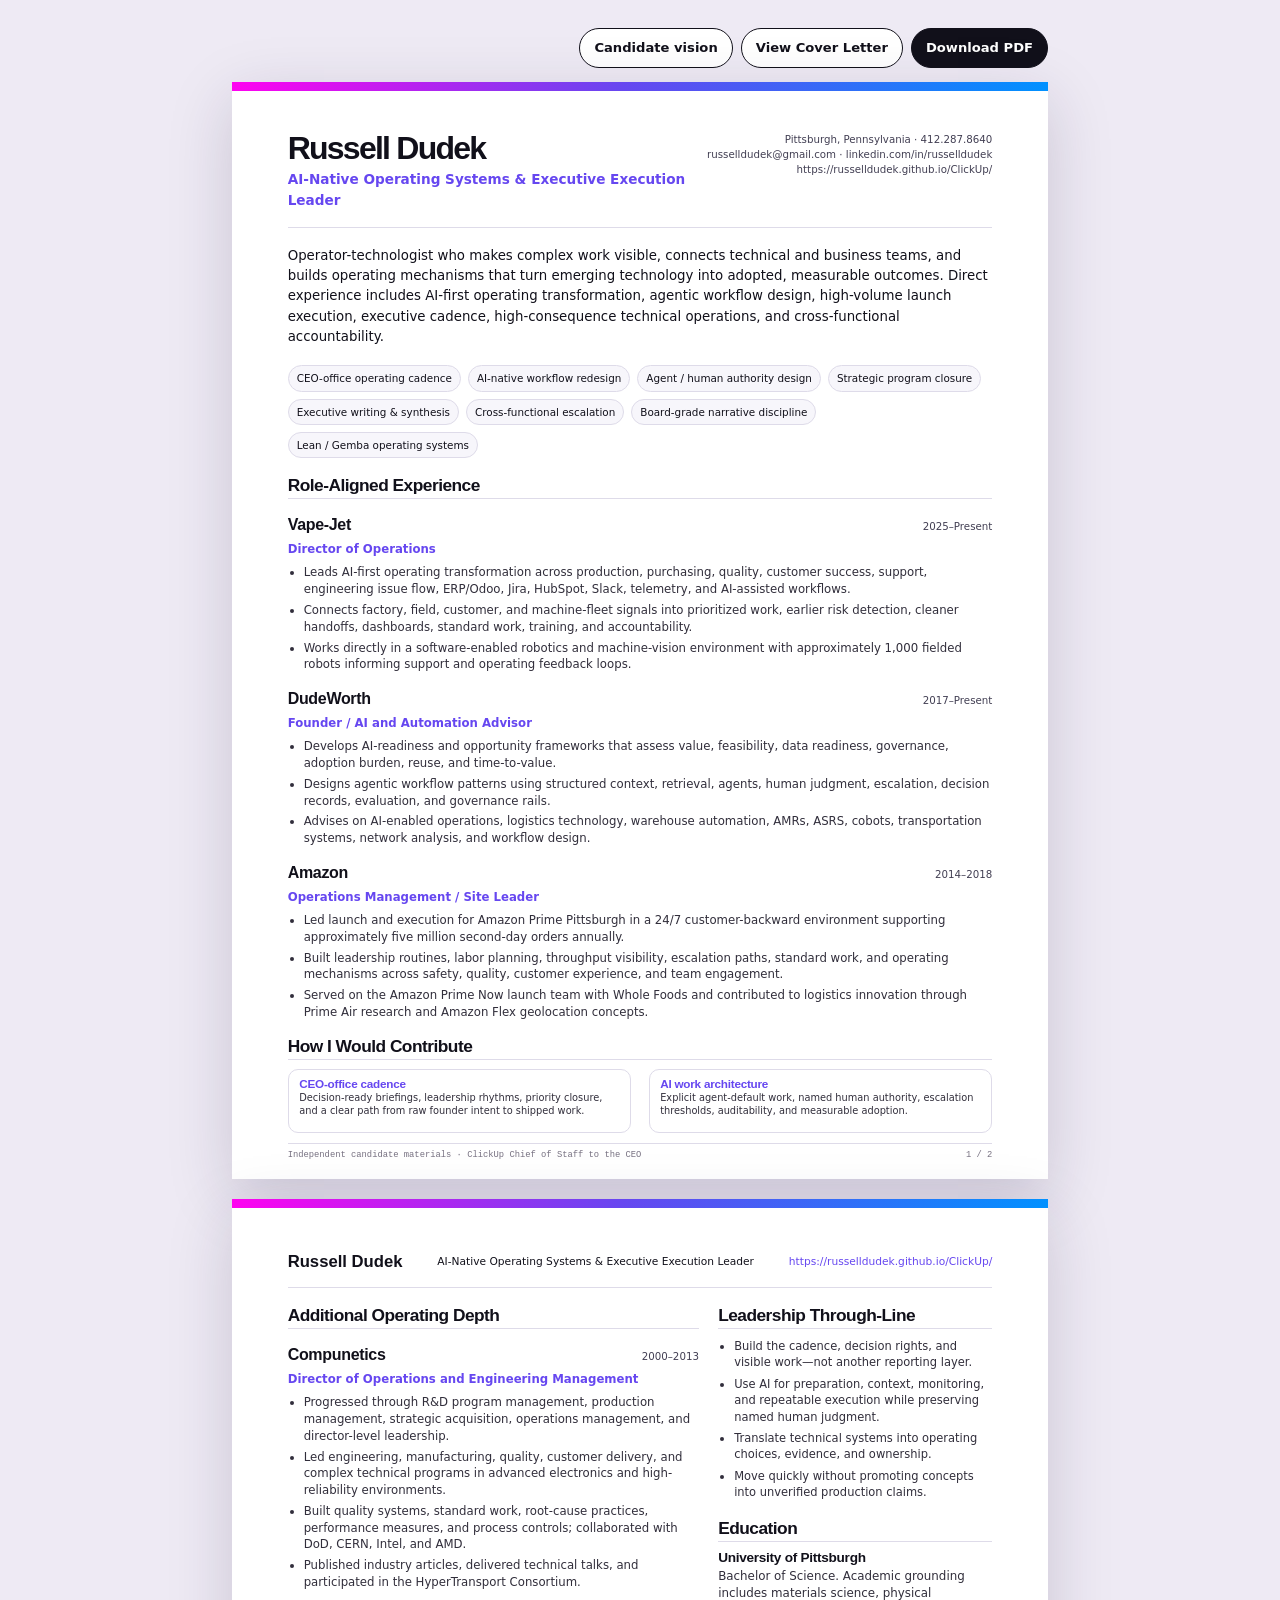
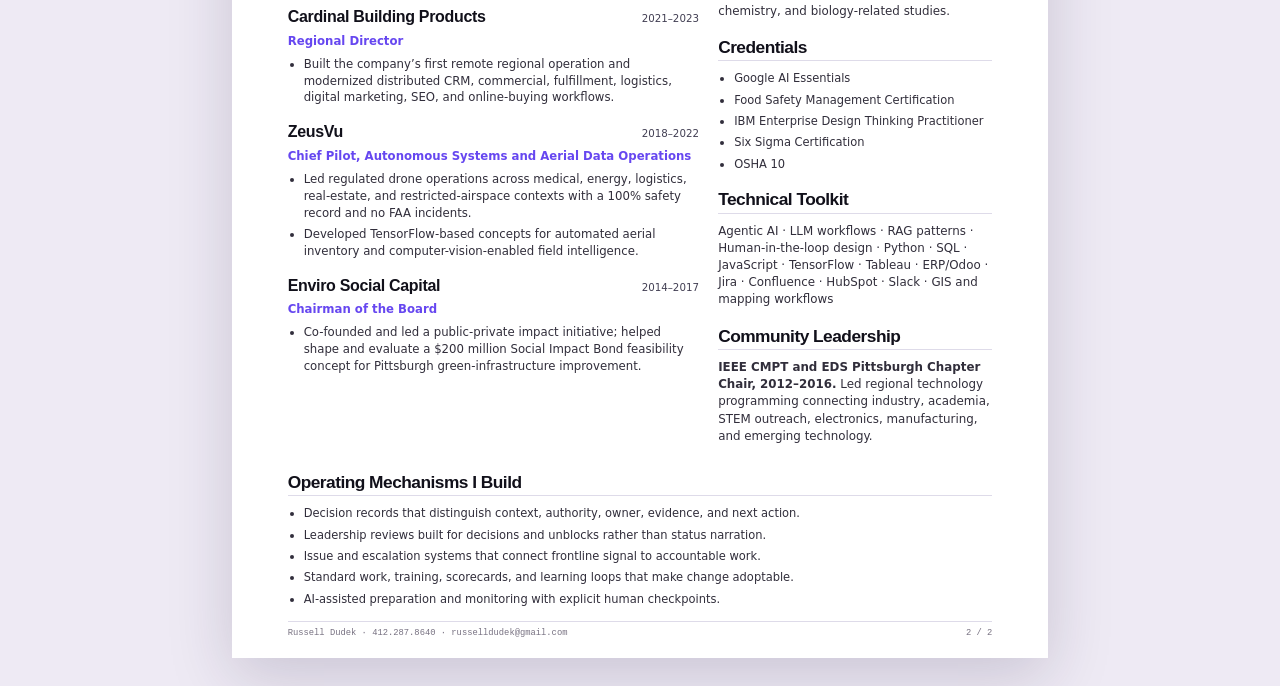
<file: resume.html>
<!doctype html><html lang="en"><head><meta charset="utf-8"><meta name="viewport" content="width=device-width,initial-scale=1"><title>Russell Dudek | ClickUp Chief of Staff Resume</title><link rel="stylesheet" href="styles.css"></head><body class="document-body resume-doc"><div class="document-actions"><a href="index.html">Candidate vision</a><a href="cover-letter.html">View Cover Letter</a><a class="download" href="docs/Russell-Dudek-ClickUp-Chief-of-Staff-Resume.pdf" download>Download PDF</a></div>
<section class="sheet"><header class="doc-header"><div><div class="doc-name">Russell Dudek</div><div class="doc-role">AI-Native Operating Systems &amp; Executive Execution Leader</div></div><div class="doc-contact">Pittsburgh, Pennsylvania · 412.287.8640<br><a href="mailto:russelldudek@gmail.com">russelldudek@gmail.com</a> · <a href="https://www.linkedin.com/in/russelldudek">linkedin.com/in/russelldudek</a><br><a class="vision-url" href="https://russelldudek.github.io/ClickUp/">https://russelldudek.github.io/ClickUp/</a></div></header><p class="resume-summary">Operator-technologist who makes complex work visible, connects technical and business teams, and builds operating mechanisms that turn emerging technology into adopted, measurable outcomes. Direct experience includes AI-first operating transformation, agentic workflow design, high-volume launch execution, executive cadence, high-consequence technical operations, and cross-functional accountability.</p>
<div class="capability-line"><span>CEO-office operating cadence</span><span>AI-native workflow redesign</span><span>Agent / human authority design</span><span>Strategic program closure</span><span>Executive writing &amp; synthesis</span><span>Cross-functional escalation</span><span>Board-grade narrative discipline</span><span>Lean / Gemba operating systems</span></div>
<div class="doc-section"><h2>Role-Aligned Experience</h2>
<div class="experience"><div class="experience-head"><h3>Vape-Jet</h3><span>2025–Present</span></div><div class="experience-role">Director of Operations</div><ul><li>Leads AI-first operating transformation across production, purchasing, quality, customer success, support, engineering issue flow, ERP/Odoo, Jira, HubSpot, Slack, telemetry, and AI-assisted workflows.</li><li>Connects factory, field, customer, and machine-fleet signals into prioritized work, earlier risk detection, cleaner handoffs, dashboards, standard work, training, and accountability.</li><li>Works directly in a software-enabled robotics and machine-vision environment with approximately 1,000 fielded robots informing support and operating feedback loops.</li></ul></div>
<div class="experience"><div class="experience-head"><h3>DudeWorth</h3><span>2017–Present</span></div><div class="experience-role">Founder / AI and Automation Advisor</div><ul><li>Develops AI-readiness and opportunity frameworks that assess value, feasibility, data readiness, governance, adoption burden, reuse, and time-to-value.</li><li>Designs agentic workflow patterns using structured context, retrieval, agents, human judgment, escalation, decision records, evaluation, and governance rails.</li><li>Advises on AI-enabled operations, logistics technology, warehouse automation, AMRs, ASRS, cobots, transportation systems, network analysis, and workflow design.</li></ul></div>
<div class="experience"><div class="experience-head"><h3>Amazon</h3><span>2014–2018</span></div><div class="experience-role">Operations Management / Site Leader</div><ul><li>Led launch and execution for Amazon Prime Pittsburgh in a 24/7 customer-backward environment supporting approximately five million second-day orders annually.</li><li>Built leadership routines, labor planning, throughput visibility, escalation paths, standard work, and operating mechanisms across safety, quality, customer experience, and team engagement.</li><li>Served on the Amazon Prime Now launch team with Whole Foods and contributed to logistics innovation through Prime Air research and Amazon Flex geolocation concepts.</li></ul></div></div><div class="doc-section resume-approach"><h2>How I Would Contribute</h2><div class="doc-grid-2"><div class="doc-card"><h3>CEO-office cadence</h3><p>Decision-ready briefings, leadership rhythms, priority closure, and a clear path from raw founder intent to shipped work.</p></div><div class="doc-card"><h3>AI work architecture</h3><p>Explicit agent-default work, named human authority, escalation thresholds, auditability, and measurable adoption.</p></div></div></div><footer class="doc-footer"><span>Independent candidate materials · ClickUp Chief of Staff to the CEO</span><span>1 / 2</span></footer></section>
<section class="sheet"><div class="continued-header"><strong>Russell Dudek</strong><span>AI-Native Operating Systems &amp; Executive Execution Leader</span><a href="https://russelldudek.github.io/ClickUp/">https://russelldudek.github.io/ClickUp/</a></div>
<div class="resume-two-col"><div><div class="doc-section"><h2>Additional Operating Depth</h2>
<div class="experience"><div class="experience-head"><h3>Compunetics</h3><span>2000–2013</span></div><div class="experience-role">Director of Operations and Engineering Management</div><ul><li>Progressed through R&amp;D program management, production management, strategic acquisition, operations management, and director-level leadership.</li><li>Led engineering, manufacturing, quality, customer delivery, and complex technical programs in advanced electronics and high-reliability environments.</li><li>Built quality systems, standard work, root-cause practices, performance measures, and process controls; collaborated with DoD, CERN, Intel, and AMD.</li><li>Published industry articles, delivered technical talks, and participated in the HyperTransport Consortium.</li></ul></div>
<div class="experience"><div class="experience-head"><h3>Cardinal Building Products</h3><span>2021–2023</span></div><div class="experience-role">Regional Director</div><ul><li>Built the company’s first remote regional operation and modernized distributed CRM, commercial, fulfillment, logistics, digital marketing, SEO, and online-buying workflows.</li></ul></div>
<div class="experience"><div class="experience-head"><h3>ZeusVu</h3><span>2018–2022</span></div><div class="experience-role">Chief Pilot, Autonomous Systems and Aerial Data Operations</div><ul><li>Led regulated drone operations across medical, energy, logistics, real-estate, and restricted-airspace contexts with a 100% safety record and no FAA incidents.</li><li>Developed TensorFlow-based concepts for automated aerial inventory and computer-vision-enabled field intelligence.</li></ul></div>
<div class="experience"><div class="experience-head"><h3>Enviro Social Capital</h3><span>2014–2017</span></div><div class="experience-role">Chairman of the Board</div><ul><li>Co-founded and led a public-private impact initiative; helped shape and evaluate a $200 million Social Impact Bond feasibility concept for Pittsburgh green-infrastructure improvement.</li></ul></div></div></div>
<aside><div class="doc-section"><h2>Leadership Through-Line</h2><ul class="compact-list"><li>Build the cadence, decision rights, and visible work—not another reporting layer.</li><li>Use AI for preparation, context, monitoring, and repeatable execution while preserving named human judgment.</li><li>Translate technical systems into operating choices, evidence, and ownership.</li><li>Move quickly without promoting concepts into unverified production claims.</li></ul></div>
<div class="doc-section"><h2>Education</h2><h3>University of Pittsburgh</h3><p>Bachelor of Science. Academic grounding includes materials science, physical chemistry, and biology-related studies.</p></div>
<div class="doc-section"><h2>Credentials</h2><ul class="compact-list"><li>Google AI Essentials</li><li>Food Safety Management Certification</li><li>IBM Enterprise Design Thinking Practitioner</li><li>Six Sigma Certification</li><li>OSHA 10</li></ul></div>
<div class="doc-section"><h2>Technical Toolkit</h2><p>Agentic AI · LLM workflows · RAG patterns · Human-in-the-loop design · Python · SQL · JavaScript · TensorFlow · Tableau · ERP/Odoo · Jira · Confluence · HubSpot · Slack · GIS and mapping workflows</p></div>
<div class="doc-section"><h2>Community Leadership</h2><p><strong>IEEE CMPT and EDS Pittsburgh Chapter Chair, 2012–2016.</strong> Led regional technology programming connecting industry, academia, STEM outreach, electronics, manufacturing, and emerging technology.</p></div></aside></div><div class="doc-section resume-mechanisms"><h2>Operating Mechanisms I Build</h2><ul class="compact-list"><li>Decision records that distinguish context, authority, owner, evidence, and next action.</li><li>Leadership reviews built for decisions and unblocks rather than status narration.</li><li>Issue and escalation systems that connect frontline signal to accountable work.</li><li>Standard work, training, scorecards, and learning loops that make change adoptable.</li><li>AI-assisted preparation and monitoring with explicit human checkpoints.</li></ul></div><footer class="doc-footer"><span>Russell Dudek · 412.287.8640 · russelldudek@gmail.com</span><span>2 / 2</span></footer></section></body></html>
</file>
<file: styles.css>
@import url("brand-tokens.css");
*{box-sizing:border-box}
html{scroll-behavior:smooth}
body{margin:0;background:var(--paper);color:var(--ink);font-family:Inter,ui-sans-serif,system-ui,-apple-system,BlinkMacSystemFont,"Segoe UI",sans-serif;line-height:1.55}
a{color:inherit}
img{max-width:100%}
.skip-link{position:fixed;left:12px;top:-80px;z-index:999;background:#fff;border:2px solid var(--clickup-purple);padding:10px 14px;border-radius:10px}.skip-link:focus{top:12px}
.site-nav{position:sticky;top:0;z-index:50;background:rgba(255,255,255,.93);backdrop-filter:blur(16px);border-bottom:1px solid rgba(222,219,233,.72)}
.nav-inner{max-width:var(--max);margin:auto;padding:14px 24px;display:flex;align-items:center;justify-content:space-between;gap:20px}
.candidate-id{font-weight:850;letter-spacing:-.025em}
.nav-links{display:flex;align-items:center;gap:22px;font-size:.88rem;font-weight:700}.nav-links a{text-decoration:none}.nav-links a:hover{text-decoration:underline;text-underline-offset:5px}.nav-cta{padding:9px 15px;border-radius:999px;background:var(--ink);color:#fff}
.hero{overflow:hidden;position:relative;padding:82px 24px 72px;background:radial-gradient(circle at 85% 20%,rgba(102,71,240,.12),transparent 31%),radial-gradient(circle at 12% 70%,rgba(255,2,240,.08),transparent 28%),#fff}
.hero:before{content:"";position:absolute;inset:0;background-image:linear-gradient(rgba(102,71,240,.045) 1px,transparent 1px),linear-gradient(90deg,rgba(102,71,240,.045) 1px,transparent 1px);background-size:42px 42px;mask-image:linear-gradient(to bottom,#000,transparent 85%);pointer-events:none}
.hero-grid{position:relative;max-width:var(--max);margin:auto;display:grid;grid-template-columns:minmax(0,1.05fr) minmax(430px,.95fr);gap:64px;align-items:center}
.company-lockup{display:flex;align-items:center;gap:18px;margin-bottom:38px}.company-logo-wrap{display:flex;align-items:center;padding-right:20px;border-right:1px solid var(--line)}.company-logo{display:block;width:164px;height:auto;max-width:none}.lockup-copy{font-size:.72rem;line-height:1.42;text-transform:uppercase;letter-spacing:.12em;color:var(--ink-soft);font-weight:760}
.eyebrow{font-family:"Sometype Mono",ui-monospace,SFMono-Regular,Consolas,monospace;text-transform:uppercase;letter-spacing:.14em;font-size:.72rem;font-weight:760;color:var(--clickup-purple)}
h1,h2,h3{font-family:"Plus Jakarta Sans",Inter,sans-serif;letter-spacing:-.055em;line-height:1.05;margin:0}
h1{font-size:clamp(3.5rem,7vw,6.65rem);max-width:760px;margin:14px 0 24px}h1 em{font-style:normal;background:var(--gradient-brand);-webkit-background-clip:text;background-clip:text;color:transparent}
.lead{font-size:1.18rem;max-width:670px;color:var(--ink-soft);margin:0}.hero-note{font-size:.86rem;max-width:670px;border-left:3px solid var(--clickup-purple);padding-left:14px;color:#585268;margin:22px 0 0}
.hero-actions{display:flex;flex-wrap:wrap;gap:12px;margin-top:30px}.button{display:inline-flex;align-items:center;justify-content:center;min-height:48px;padding:12px 19px;border-radius:999px;font-weight:800;text-decoration:none;border:1px solid var(--ink)}.button.primary{background:var(--ink);color:#fff}.button.secondary{background:#fff}.button:hover{transform:translateY(-2px);box-shadow:0 9px 26px rgba(17,16,26,.1)}
.commit-stage{position:relative;min-height:520px;display:grid;place-items:center}.commit-stage:before{content:"";position:absolute;width:420px;height:420px;border-radius:50%;background:conic-gradient(from 180deg,rgba(255,2,240,.16),rgba(102,71,240,.15),rgba(0,145,255,.12),rgba(252,109,45,.13),rgba(255,2,240,.16));filter:blur(2px)}
.commit-sheet{position:relative;width:min(100%,480px);padding:26px 24px 24px;background:rgba(255,255,255,.94);border:1px solid rgba(185,178,204,.8);border-radius:26px;box-shadow:var(--shadow);transform:rotate(-1.2deg);overflow:hidden}
.commit-sheet:before{content:"";position:absolute;left:0;top:0;width:100%;height:7px;background:var(--gradient-brand)}
.commit-kicker{display:flex;justify-content:space-between;gap:12px;margin-bottom:22px;font-family:"Sometype Mono",ui-monospace,monospace;font-size:.68rem;text-transform:uppercase;letter-spacing:.1em;color:#686176}.commit-title{font-size:2rem;margin-bottom:18px}.clause{position:relative;display:grid;grid-template-columns:92px 1fr;gap:14px;padding:13px 0;border-top:1px solid var(--line);opacity:0;transform:translateX(var(--offset,28px));animation:assemble .72s cubic-bezier(.2,.8,.2,1) forwards;animation-delay:var(--delay)}.clause:nth-of-type(even){--offset:-28px}.clause b{font-size:.73rem;text-transform:uppercase;letter-spacing:.09em;color:var(--clickup-purple)}.clause span{font-size:.88rem;color:var(--ink-soft)}
.commit-seal{margin-top:18px;display:flex;align-items:center;justify-content:space-between;gap:16px;padding:14px 16px;border-radius:14px;background:#effaf7;border:1px solid rgba(21,127,104,.27);opacity:0;transform:scale(.94);animation:seal .6s .95s ease forwards}.commit-seal strong{color:var(--success);font-size:1rem}.commit-seal small{font-family:"Sometype Mono",monospace;color:#4f665f}
@keyframes assemble{to{opacity:1;transform:translateX(0)}}@keyframes seal{to{opacity:1;transform:scale(1)}}
.section{padding:88px 24px}.section.alt{background:var(--paper-alt)}.section.dark{background:var(--ink);color:#fff}.section-inner{max-width:var(--max);margin:auto}.section-head{display:grid;grid-template-columns:minmax(0,1fr) minmax(260px,.62fr);gap:48px;align-items:end;margin-bottom:48px}.section h2{font-size:clamp(2.35rem,4.6vw,4.5rem)}.section-head p{margin:0;color:var(--ink-soft)}.dark .section-head p{color:#cfcadd}.dark .eyebrow{color:#d9cfff}
.pressure-grid{display:grid;grid-template-columns:repeat(3,1fr);gap:16px}.pressure{padding:24px;border:1px solid var(--line);border-radius:var(--radius-lg);background:#fff}.pressure span{font-family:"Sometype Mono",monospace;font-size:.7rem;color:var(--clickup-purple);letter-spacing:.1em}.pressure h3{font-size:1.35rem;margin:10px 0}.pressure p{font-size:.92rem;color:var(--ink-soft);margin:0}
.commit-lab{display:grid;grid-template-columns:290px minmax(0,1fr);gap:32px;align-items:start}.scenario-panel{position:sticky;top:86px;padding:22px;border:1px solid var(--line);border-radius:var(--radius-lg);background:#fff}.scenario-panel h3{font-size:1.35rem;margin-bottom:10px}.scenario-panel p{font-size:.85rem;color:var(--ink-soft);margin:0 0 16px}.scenario-buttons{display:grid;gap:9px}.scenario-button{appearance:none;text-align:left;border:1px solid var(--line);background:#fff;padding:13px 14px;border-radius:12px;font:inherit;font-weight:760;color:var(--ink);cursor:pointer}.scenario-button[aria-pressed="true"]{border-color:var(--clickup-purple);background:#f0edff;box-shadow:inset 4px 0 0 var(--clickup-purple)}.scenario-button:focus-visible{outline:3px solid rgba(0,145,255,.35);outline-offset:2px}
.commit-workbench{position:relative;padding:28px;border-radius:var(--radius-xl);background:#fff;border:1px solid var(--line);box-shadow:var(--shadow);overflow:hidden}.commit-workbench:before{content:"";position:absolute;left:0;top:0;right:0;height:7px;background:var(--gradient-brand)}
.workbench-top{display:flex;justify-content:space-between;gap:20px;align-items:start;padding-bottom:24px;border-bottom:1px solid var(--line)}.workbench-top h3{font-size:2.1rem;margin-top:6px}.verdict{padding:9px 13px;border-radius:999px;font-family:"Sometype Mono",monospace;font-size:.72rem;letter-spacing:.08em;background:#effaf7;color:var(--success);border:1px solid rgba(21,127,104,.25);white-space:nowrap}
.commit-rows{margin-top:4px}.commit-row{display:grid;grid-template-columns:130px minmax(0,1fr) 142px;gap:18px;padding:20px 0;border-bottom:1px solid var(--line);align-items:start}.row-label{font-family:"Sometype Mono",monospace;text-transform:uppercase;font-size:.7rem;letter-spacing:.12em;color:var(--clickup-purple);font-weight:800}.row-value{font-weight:760;line-height:1.4}.row-proof{font-size:.73rem;color:var(--ink-soft);text-align:right}.workbench-note{display:grid;grid-template-columns:1fr 1fr;gap:14px;margin-top:20px}.mini-panel{padding:16px;border-radius:14px;background:var(--paper-alt)}.mini-panel b{display:block;font-size:.74rem;text-transform:uppercase;letter-spacing:.08em;color:var(--clickup-purple);margin-bottom:6px}.mini-panel span{font-size:.86rem;color:var(--ink-soft)}
.evidence-grid{display:grid;grid-template-columns:repeat(2,1fr);gap:18px}.evidence-item{padding:26px;border:1px solid rgba(255,255,255,.17);border-radius:var(--radius-lg);background:rgba(255,255,255,.045)}.evidence-item .number{font-family:"Sometype Mono",monospace;color:#bfb0ff;font-size:.72rem;letter-spacing:.1em}.evidence-item h3{font-size:1.45rem;margin:9px 0 12px}.evidence-item p{margin:0;color:#d1cddd;font-size:.92rem}.evidence-item strong{color:#fff}
.plan-strip{display:grid;grid-template-columns:repeat(3,1fr);gap:18px}.phase{position:relative;padding:25px;border-radius:var(--radius-lg);border:1px solid var(--line);background:#fff}.phase:before{content:"";position:absolute;top:0;left:0;right:0;height:5px;border-radius:22px 22px 0 0;background:var(--gradient-cool)}.phase:nth-child(2):before{background:var(--gradient-brand)}.phase:nth-child(3):before{background:var(--gradient-warm)}.phase small{font-family:"Sometype Mono",monospace;color:var(--clickup-purple)}.phase h3{font-size:1.5rem;margin:10px 0}.phase ul{padding-left:18px;margin:0;color:var(--ink-soft);font-size:.9rem}
.question-grid{display:grid;grid-template-columns:repeat(2,1fr);gap:14px}.question{border-top:1px solid var(--line);padding:18px 4px}.question b{display:block;color:var(--clickup-purple);font-family:"Sometype Mono",monospace;font-size:.72rem;margin-bottom:6px}.question p{margin:0;font-size:1.02rem;font-weight:720}
.closing{padding:82px 24px;background:var(--paper-alt)}.closing-inner{max-width:var(--max);margin:auto;display:grid;grid-template-columns:1fr auto;gap:36px;align-items:center}.closing h2{font-size:clamp(2.6rem,5vw,5rem)}.closing p{color:var(--ink-soft);max-width:700px}.doc-actions{display:flex;flex-wrap:wrap;gap:10px}
.site-footer{padding:32px 24px;border-top:1px solid var(--line);font-size:.72rem;color:#6d6878}.footer-inner{max-width:var(--max);margin:auto;display:grid;grid-template-columns:1fr 1fr;gap:24px}.footer-inner p{margin:0}
/* Documents */
.document-body{background:#eeeaf4;padding:28px}.document-actions{max-width:8.5in;margin:0 auto 14px;display:flex;flex-wrap:wrap;gap:8px;justify-content:flex-end}.document-actions a,.document-actions button{border:1px solid var(--ink);border-radius:999px;padding:9px 14px;background:#fff;text-decoration:none;font:inherit;font-size:.82rem;font-weight:800;cursor:pointer}.document-actions .download{background:var(--ink);color:#fff}
.sheet{width:8.5in;min-height:11in;margin:0 auto 20px;background:#fff;box-shadow:0 18px 60px rgba(37,27,66,.18);padding:.52in .58in .48in;position:relative;overflow:hidden}.sheet:last-child{margin-bottom:0}.sheet:before{content:"";position:absolute;left:0;top:0;right:0;height:.09in;background:var(--gradient-brand)}
.doc-header{display:grid;grid-template-columns:1fr auto;gap:20px;align-items:start;padding-bottom:.16in;border-bottom:1px solid var(--line)}.doc-name{font-family:"Plus Jakarta Sans",Inter,sans-serif;font-size:24pt;line-height:1;font-weight:850;letter-spacing:-.055em}.doc-role{margin-top:5px;font-size:10.2pt;font-weight:760;color:var(--clickup-purple)}.doc-contact{text-align:right;font-size:7.7pt;line-height:1.45;color:var(--ink-soft)}.doc-contact a{text-decoration:none}.vision-url{word-break:break-all}
.doc-eyebrow{font-family:"Sometype Mono",monospace;font-size:7.5pt;text-transform:uppercase;letter-spacing:.13em;color:var(--clickup-purple);font-weight:800}.doc-title{font-family:"Plus Jakarta Sans",Inter,sans-serif;font-size:27pt;letter-spacing:-.05em;line-height:1.04;margin:.18in 0 .09in}.doc-deck{font-size:10.2pt;color:var(--ink-soft);margin:0 0 .18in;line-height:1.45}.doc-section{margin-top:.19in}.doc-section h2{font-size:12.2pt;letter-spacing:-.03em;border-bottom:1px solid var(--line);padding-bottom:4px;margin:0 0 7px}.doc-section h3{font-size:10.2pt;letter-spacing:-.02em;margin:0 0 3px}.doc-section p{font-size:8.4pt;line-height:1.42;margin:0 0 7px;color:#312e3b}.doc-section ul{margin:4px 0 0;padding-left:16px}.doc-section li{font-size:8.15pt;line-height:1.38;margin-bottom:3px;color:#312e3b}.doc-grid-2{display:grid;grid-template-columns:1fr 1fr;gap:.18in}.doc-grid-3{display:grid;grid-template-columns:repeat(3,1fr);gap:.14in}.doc-card{padding:.12in;border:1px solid var(--line);border-radius:10px;background:#fff}.doc-card h3{color:var(--clickup-purple)}.doc-card p,.doc-card li{font-size:7.75pt}.doc-callout{padding:.14in .16in;border-left:4px solid var(--clickup-purple);background:var(--paper-alt);font-size:8.6pt;line-height:1.43}.doc-callout strong{color:var(--clickup-purple)}
.resume-summary{font-size:9.1pt;line-height:1.45;margin:.15in 0}.capability-line{display:flex;flex-wrap:wrap;gap:5px}.capability-line span{font-size:7.2pt;border:1px solid var(--line);border-radius:999px;padding:3px 7px;background:var(--paper-alt)}.experience{margin-top:.14in}.experience-head{display:grid;grid-template-columns:1fr auto;gap:12px;align-items:baseline}.experience-head h3{font-size:11.1pt}.experience-head span{font-size:7.7pt;color:var(--ink-soft)}.experience-role{font-size:8pt;font-weight:760;color:var(--clickup-purple);margin:2px 0 4px}.experience ul{margin:0;padding-left:16px}.experience li{font-size:7.9pt;line-height:1.34;margin-bottom:3px}.resume-two-col{display:grid;grid-template-columns:1.2fr .8fr;gap:.2in}.compact-list{padding-left:15px;margin:4px 0}.compact-list li{font-size:7.7pt;margin-bottom:3px;line-height:1.34}.doc-footer{position:absolute;left:.58in;right:.58in;bottom:.18in;border-top:1px solid var(--line);padding-top:5px;display:flex;justify-content:space-between;gap:18px;font-family:"Sometype Mono",monospace;font-size:6.6pt;color:#777181}.continued-header{display:flex;justify-content:space-between;gap:20px;align-items:center;padding-bottom:.12in;border-bottom:1px solid var(--line);font-size:8pt}.continued-header strong{font-family:"Plus Jakarta Sans",Inter,sans-serif;font-size:12.5pt}.continued-header a{text-decoration:none;color:var(--clickup-purple)}
.timeline{display:grid;grid-template-columns:84px 1fr;gap:14px;margin-top:10px}.timeline-day{font-family:"Sometype Mono",monospace;font-size:7.3pt;color:var(--clickup-purple);font-weight:800}.timeline-body{padding-bottom:11px;border-bottom:1px solid var(--line)}.timeline-body h3{font-size:9.7pt;margin:0 0 4px}.timeline-body p,.timeline-body li{font-size:7.8pt}.metric-table{width:100%;border-collapse:collapse;margin-top:8px}.metric-table th,.metric-table td{border:1px solid var(--line);padding:6px;text-align:left;vertical-align:top;font-size:7.4pt;line-height:1.3}.metric-table th{background:var(--paper-alt);color:var(--clickup-purple)}
.commit-review{border:1px solid var(--line);border-radius:14px;overflow:hidden}.review-row{display:grid;grid-template-columns:1.05in 1fr 1.3in;gap:10px;padding:10px;border-top:1px solid var(--line)}.review-row:first-child{border-top:0}.review-row b{font-family:"Sometype Mono",monospace;font-size:7.2pt;color:var(--clickup-purple);text-transform:uppercase;letter-spacing:.08em}.review-row span{font-size:7.75pt;line-height:1.35}.review-row small{font-size:6.9pt;color:var(--ink-soft)}
@media (max-width:900px){.nav-links a:not(.nav-cta){display:none}.hero{padding-top:58px}.hero-grid{grid-template-columns:1fr;gap:34px}.commit-stage{min-height:470px}.section-head{grid-template-columns:1fr;gap:18px}.pressure-grid,.plan-strip{grid-template-columns:1fr}.commit-lab{grid-template-columns:1fr}.scenario-panel{position:static}.evidence-grid,.question-grid{grid-template-columns:1fr}.closing-inner{grid-template-columns:1fr}.footer-inner{grid-template-columns:1fr}.document-body{padding:0;background:#fff}.document-actions{position:sticky;top:0;z-index:20;background:#fff;padding:10px;margin:0;border-bottom:1px solid var(--line)}.sheet{width:100%;min-height:auto;margin:0;padding:28px 22px 56px;box-shadow:none;overflow:visible}.doc-header{grid-template-columns:1fr}.doc-contact{text-align:left}.doc-grid-2,.doc-grid-3,.resume-two-col{grid-template-columns:1fr}.doc-footer{position:static;margin-top:24px}.continued-header{align-items:flex-start;flex-direction:column}.commit-row{grid-template-columns:1fr;gap:7px}.row-proof{text-align:left}.workbench-note{grid-template-columns:1fr}}
@media (max-width:480px){h1{font-size:3.15rem}.hero{padding-left:18px;padding-right:18px}.company-lockup{align-items:flex-start}.company-name{font-size:1.27rem}.commit-stage{min-height:420px}.commit-sheet{padding:23px 18px}.clause{grid-template-columns:74px 1fr;gap:9px}.section{padding:65px 18px}.section h2{font-size:2.55rem}.commit-workbench{padding:22px 17px}.workbench-top{display:block}.verdict{display:inline-block;margin-top:12px}.closing{padding:60px 18px}.hero-actions .button{width:100%}}
@media print{
  @page{size:Letter;margin:0}
  html,body{background:#fff!important;margin:0!important;padding:0!important;-webkit-print-color-adjust:exact;print-color-adjust:exact}
  .document-body{padding:0;background:#fff}.document-actions,.site-nav,.skip-link{display:none!important}
  .sheet{width:8.5in;height:11in;min-height:11in;margin:0;box-shadow:none;break-after:page;page-break-after:always;overflow:hidden}.sheet:last-child{break-after:auto;page-break-after:auto}
  a{text-decoration:none;color:inherit}
}
@media (prefers-reduced-motion:reduce){html{scroll-behavior:auto}*,*:before,*:after{animation-duration:.001ms!important;animation-iteration-count:1!important;transition-duration:.001ms!important}.clause,.commit-seal{opacity:1!important;transform:none!important}}

/* Document-specific page-use tuning */
.resume-doc .resume-summary{font-size:10pt;line-height:1.52;margin:.19in 0}.resume-doc .capability-line{gap:7px}.resume-doc .capability-line span{font-size:7.8pt;padding:4px 8px}.resume-doc .experience{margin-top:.19in}.resume-doc .experience-head h3{font-size:12pt}.resume-doc .experience-role{font-size:8.8pt;margin:3px 0 6px}.resume-doc .experience li{font-size:8.8pt;line-height:1.43;margin-bottom:4px}.resume-doc .doc-section h2{font-size:13pt;margin-bottom:9px}.resume-doc .doc-section p{font-size:8.9pt;line-height:1.45}.resume-doc .compact-list li{font-size:8.6pt;line-height:1.43;margin-bottom:5px}.resume-doc .doc-card{padding:.14in}.resume-doc .doc-card p{font-size:8.3pt;line-height:1.4}.resume-doc .resume-approach{margin-top:.22in}.resume-doc .resume-mechanisms{margin-top:.22in}
.cover-doc .sheet{padding:.58in .66in .5in}.cover-doc .doc-title{font-size:29pt;margin:.23in 0 .16in}.cover-doc .doc-deck{font-size:10.7pt;margin-bottom:.16in}.cover-doc .doc-section p{font-size:10.15pt;line-height:1.57;margin-bottom:12px}.cover-doc .doc-callout{font-size:9.8pt;line-height:1.53;padding:.17in .19in;margin:.15in 0}
.brief-doc .doc-section{margin-top:.2in}.brief-doc .doc-section p,.brief-doc .doc-section li{font-size:8.35pt;line-height:1.4}.brief-doc .doc-card{padding:.14in}.brief-doc .doc-card p,.brief-doc .doc-card li{font-size:8pt;line-height:1.37}.brief-doc .doc-grid-2{gap:.15in}.brief-doc .doc-grid-3{gap:.11in}.brief-doc .review-row{padding:9px}.brief-doc .review-row span{font-size:8pt}.brief-doc .brief-bottom{margin-top:.04in;gap:.2in}
.plan-doc .doc-section{margin-top:.2in}.plan-doc .doc-section p,.plan-doc .doc-section li{font-size:8.35pt;line-height:1.4}.plan-doc .doc-card{padding:.14in}.plan-doc .doc-card p,.plan-doc .doc-card li{font-size:8pt;line-height:1.38}.plan-doc .timeline-body p,.plan-doc .timeline-body li{font-size:8.2pt;line-height:1.39}.plan-doc .timeline-body{padding-bottom:13px}.plan-doc .metric-table th,.plan-doc .metric-table td{font-size:7.65pt;padding:7px}
.commit-doc .doc-section{margin-top:.22in}.commit-doc .doc-section p,.commit-doc .doc-section li{font-size:9pt;line-height:1.46}.commit-doc .doc-card{padding:.16in}.commit-doc .doc-card p,.commit-doc .doc-card li{font-size:8.5pt;line-height:1.42}.commit-doc .review-row{padding:12px}.commit-doc .review-row span{font-size:8.4pt}.commit-doc .review-row small{font-size:7.5pt}.commit-doc .metric-table th,.commit-doc .metric-table td{font-size:8.1pt;padding:8px}

/* Final pagination corrections */
.cover-doc .doc-section p{font-size:9.45pt;line-height:1.48;margin-bottom:10px}.cover-doc .doc-callout{font-size:9.25pt;line-height:1.45;padding:.14in .17in;margin:.12in 0}.cover-doc .doc-title{font-size:28pt;margin:.20in 0 .13in}.cover-doc .sheet{padding:.54in .64in .46in}
.plan-doc .doc-section p,.plan-doc .doc-section li{font-size:8.15pt;line-height:1.36}.plan-doc .doc-card p,.plan-doc .doc-card li{font-size:7.85pt;line-height:1.34}.plan-doc .metric-table th,.plan-doc .metric-table td{font-size:7.4pt;padding:6px}
.commit-doc .doc-section{margin-top:.19in}.commit-doc .doc-section p,.commit-doc .doc-section li{font-size:8.35pt;line-height:1.4}.commit-doc .doc-card{padding:.12in}.commit-doc .doc-card p,.commit-doc .doc-card li{font-size:7.75pt;line-height:1.36}.commit-doc .review-row{padding:10px}.commit-doc .review-row span{font-size:7.75pt}.commit-doc .review-row small{font-size:6.9pt}.commit-doc .metric-table th,.commit-doc .metric-table td{font-size:7.4pt;padding:6px}
.resume-doc .resume-approach .doc-card{padding:.08in .11in}.resume-doc .resume-approach .doc-card h3{font-size:8.8pt;margin-bottom:2px}.resume-doc .resume-approach .doc-card p{font-size:7.35pt;line-height:1.3}.resume-doc .resume-approach{margin-top:.17in}
/* Visible identity and final screen refinements */
.sr-only{position:absolute!important;width:1px!important;height:1px!important;padding:0!important;margin:-1px!important;overflow:hidden!important;clip:rect(0,0,0,0)!important;white-space:nowrap!important;border:0!important}
.company-name{position:relative}.company-name:after{content:"";position:absolute;left:0;right:17px;bottom:-5px;height:3px;border-radius:999px;background:var(--gradient-brand)}
.company-name .up,h1 em{background:none!important;color:var(--clickup-purple)!important;-webkit-text-fill-color:var(--clickup-purple)!important}
h1{font-size:clamp(3.45rem,6vw,5.55rem)}
@media (max-width:480px){h1{font-size:2.9rem;line-height:1.02}.company-name{font-size:1.27rem}}

@media(max-width:420px){.company-lockup{gap:13px}.company-logo-wrap{padding-right:13px}.company-logo{width:138px}.lockup-copy{font-size:.64rem;letter-spacing:.09em}}
</file>
